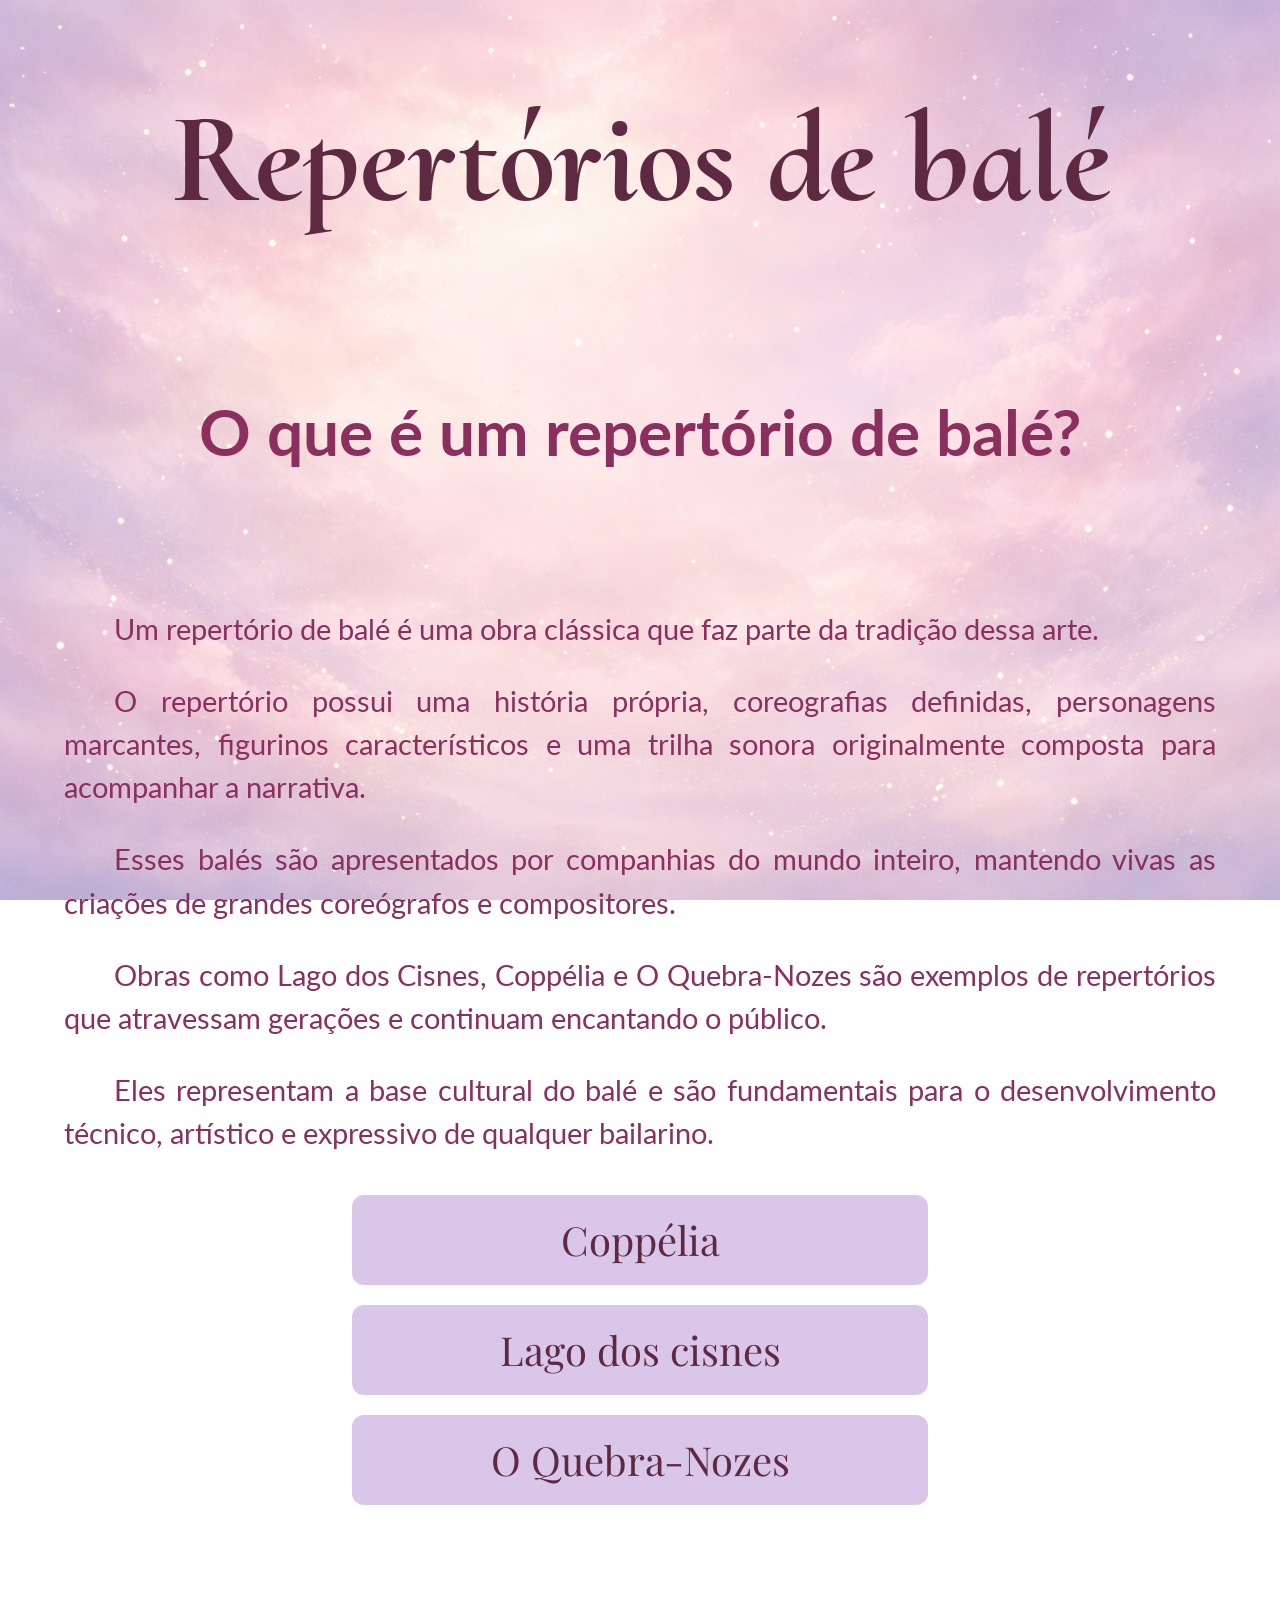
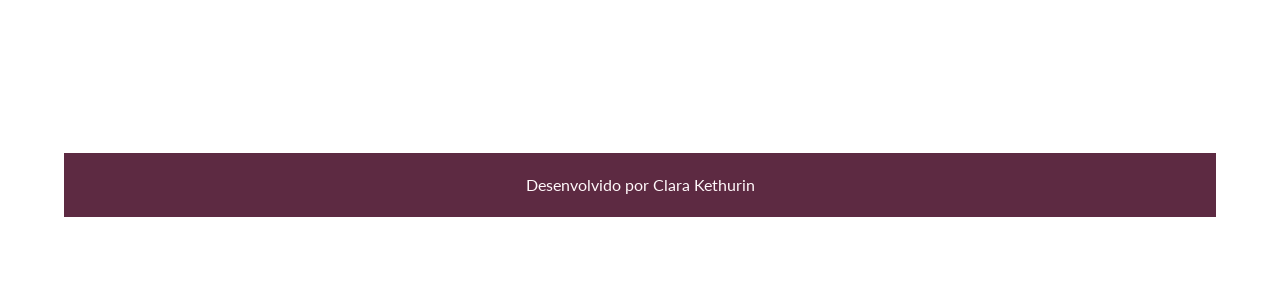
<file: index.html>
<!DOCTYPE html>
<html lang="pt-br">
<head>
    <meta charset="UTF-8">
    <meta name="viewport" content="width=device-width, initial-scale=1.0">
    <title>Repertórios</title>
    <link rel="stylesheet" href="styles.css">
</head>
<body>
    <header>
        <h1 class="tituloPrincipal">Repertórios de balé</h1>
    </header>
    <main>
         <section>
            <h2 class="tituloPergunta">O que é um repertório de balé?</h2>
            <div class="tituloPergunta__texto">
            <p>Um repertório de balé é uma obra clássica que faz parte da tradição dessa arte.</p>
            <p>O repertório possui uma história própria, coreografias definidas, personagens marcantes, figurinos característicos e uma trilha sonora originalmente composta para acompanhar a narrativa.</p> 
            <p>Esses balés são apresentados por companhias do mundo inteiro, mantendo vivas as criações de grandes coreógrafos e compositores.</p>
            <p>Obras como Lago dos Cisnes, Coppélia e O Quebra-Nozes são exemplos de repertórios que atravessam gerações e continuam encantando o público.</p>
            <p>Eles representam a base cultural do balé e são fundamentais para o desenvolvimento técnico, artístico e expressivo de qualquer bailarino.</p>
            </div>
            <div class="tituloPergunta__texto__botao">
                <a href="coppelia.html">Coppélia</a>
                <a href="lagoDosCisnes.html">Lago dos cisnes</a>
                <a href="quebraNozes.html">O Quebra-Nozes</a>
            </div>
         </section> 
    </main>
    <footer>
        <p class="rodape">Desenvolvido por Clara Kethurin</p>
    </footer>       
</body>
</html>
</file>
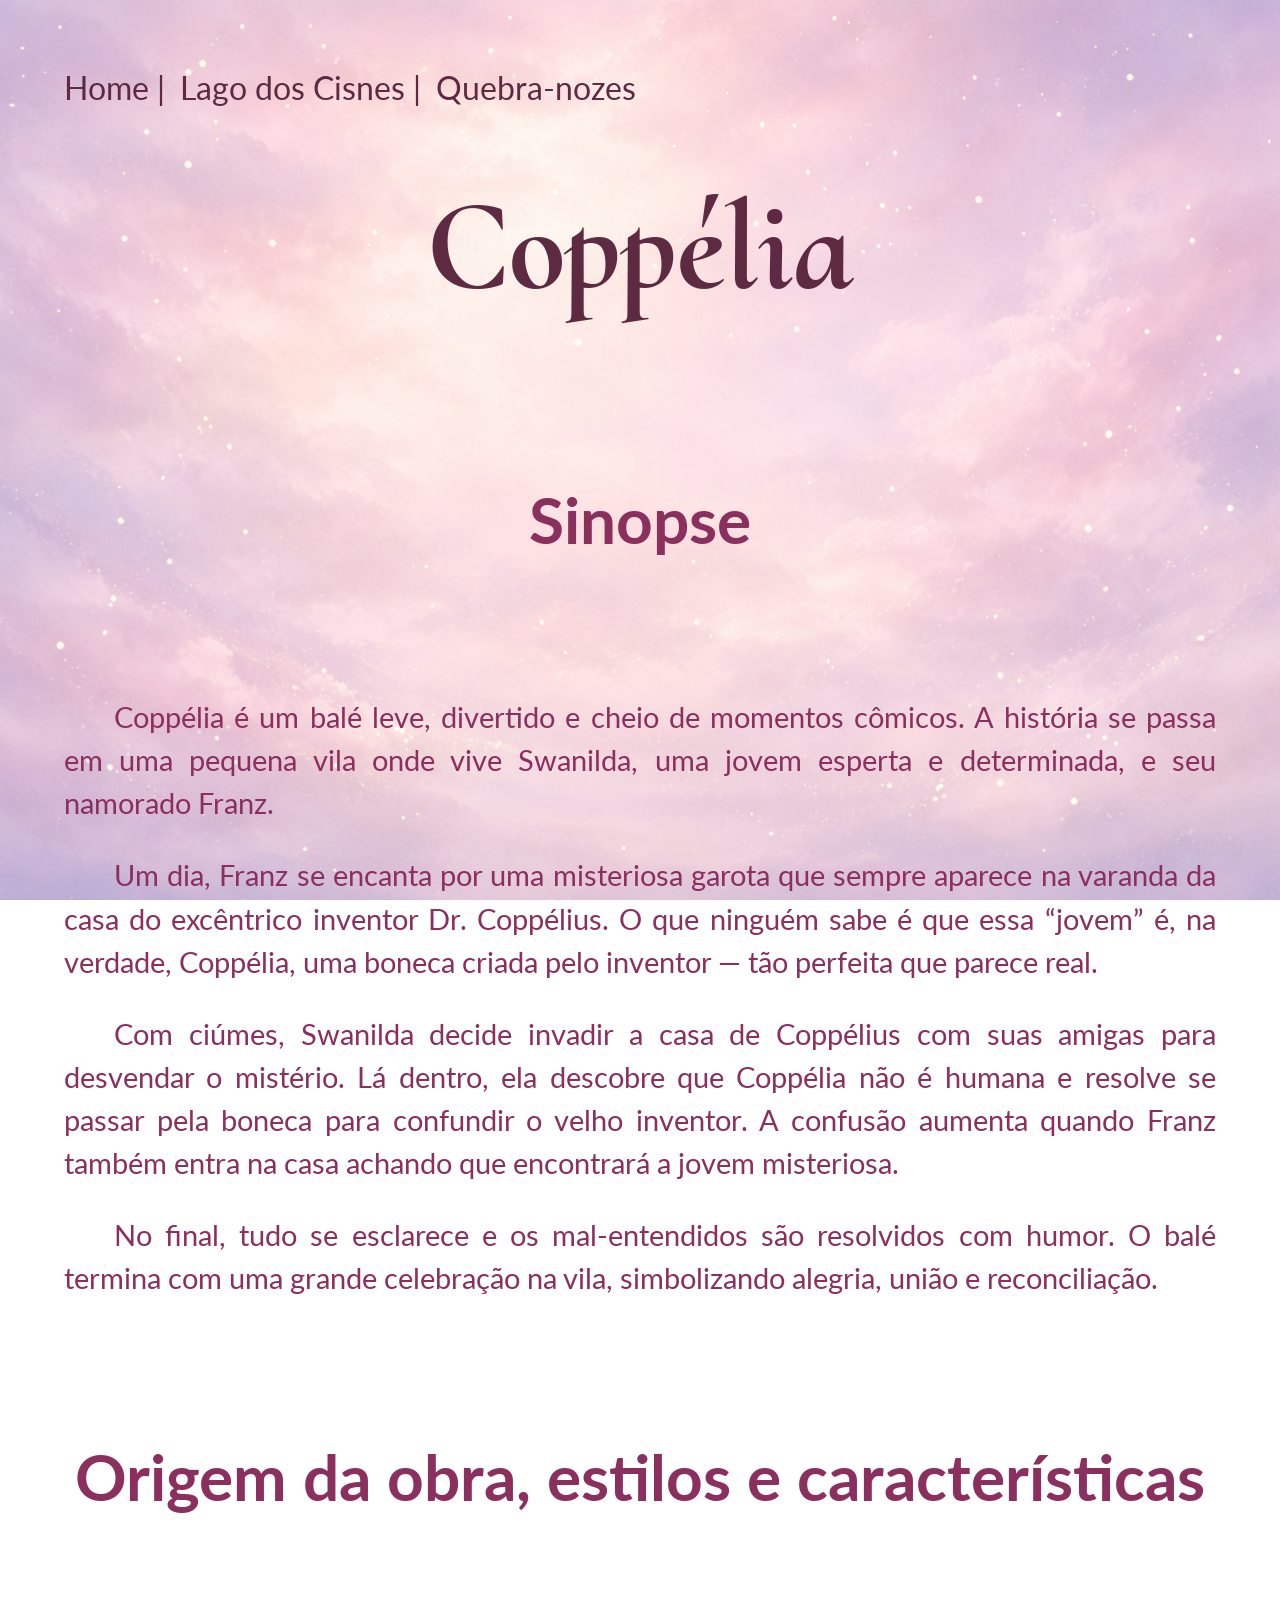
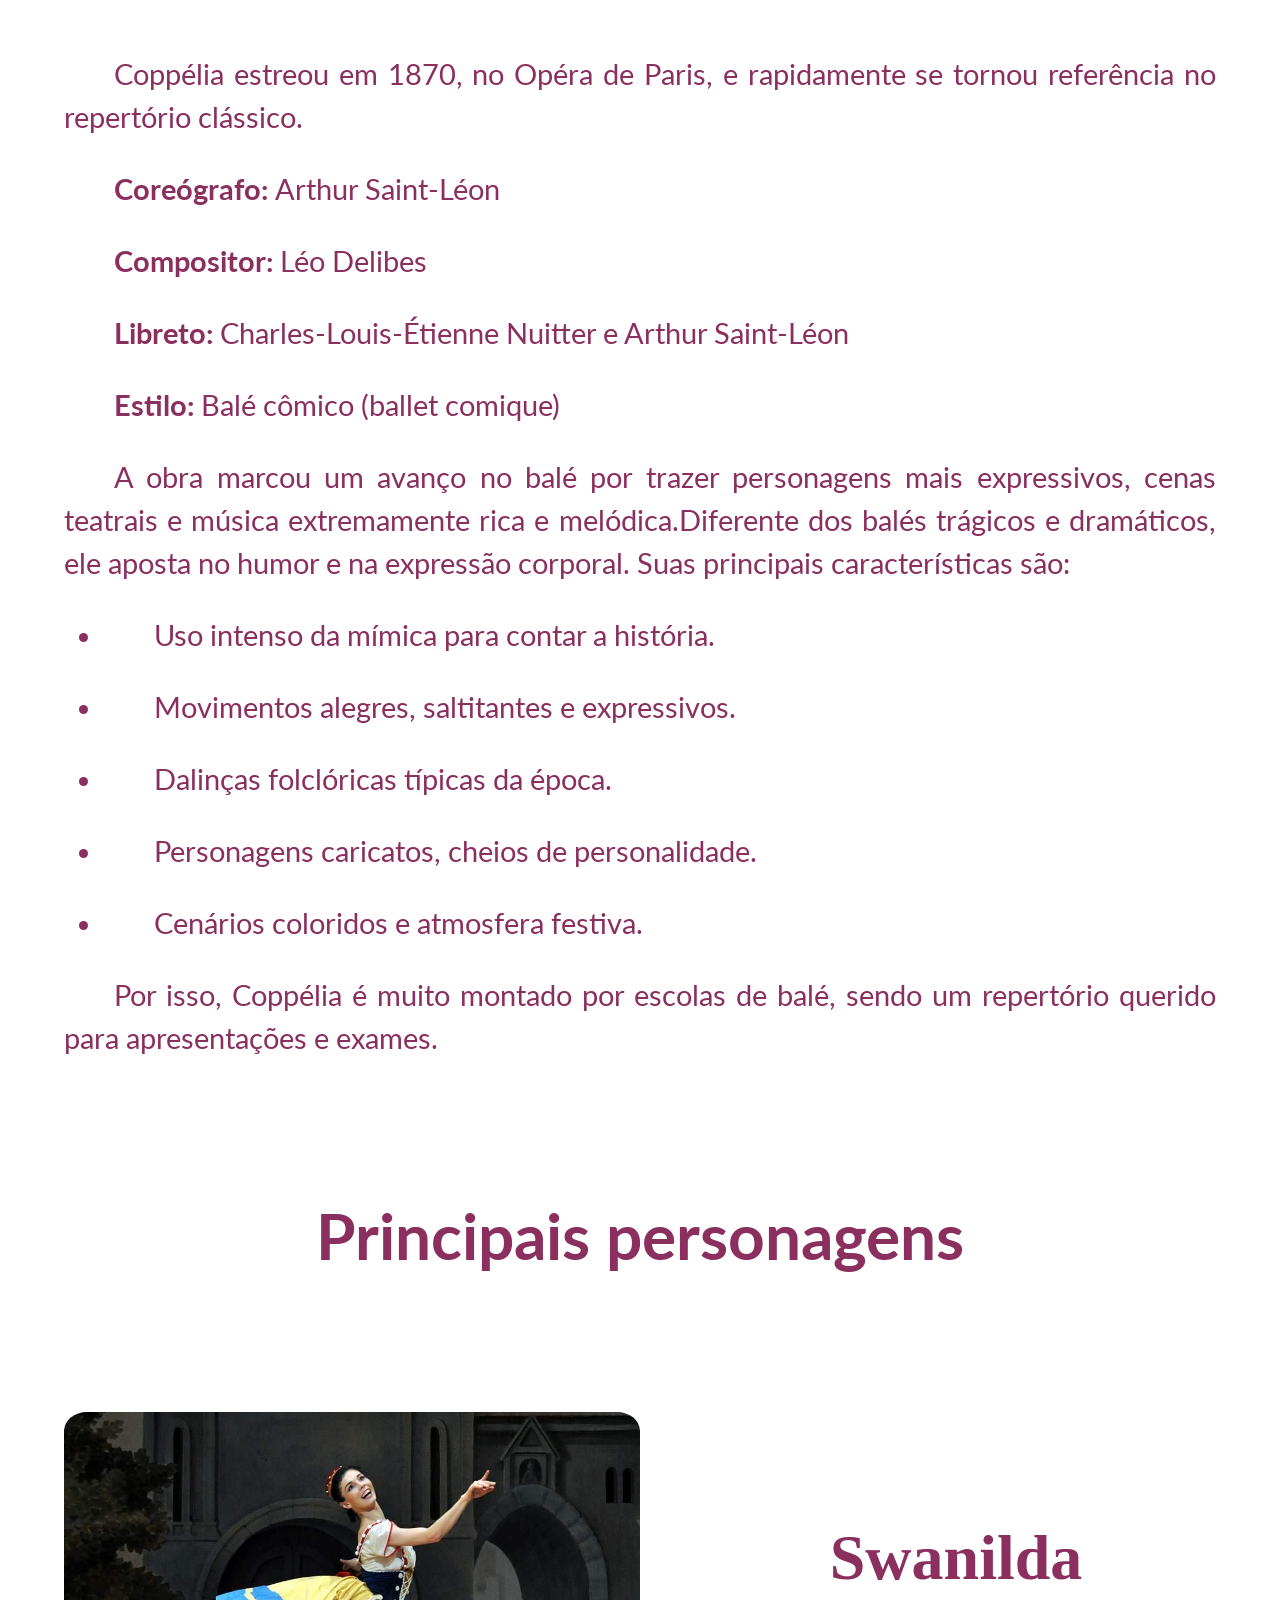
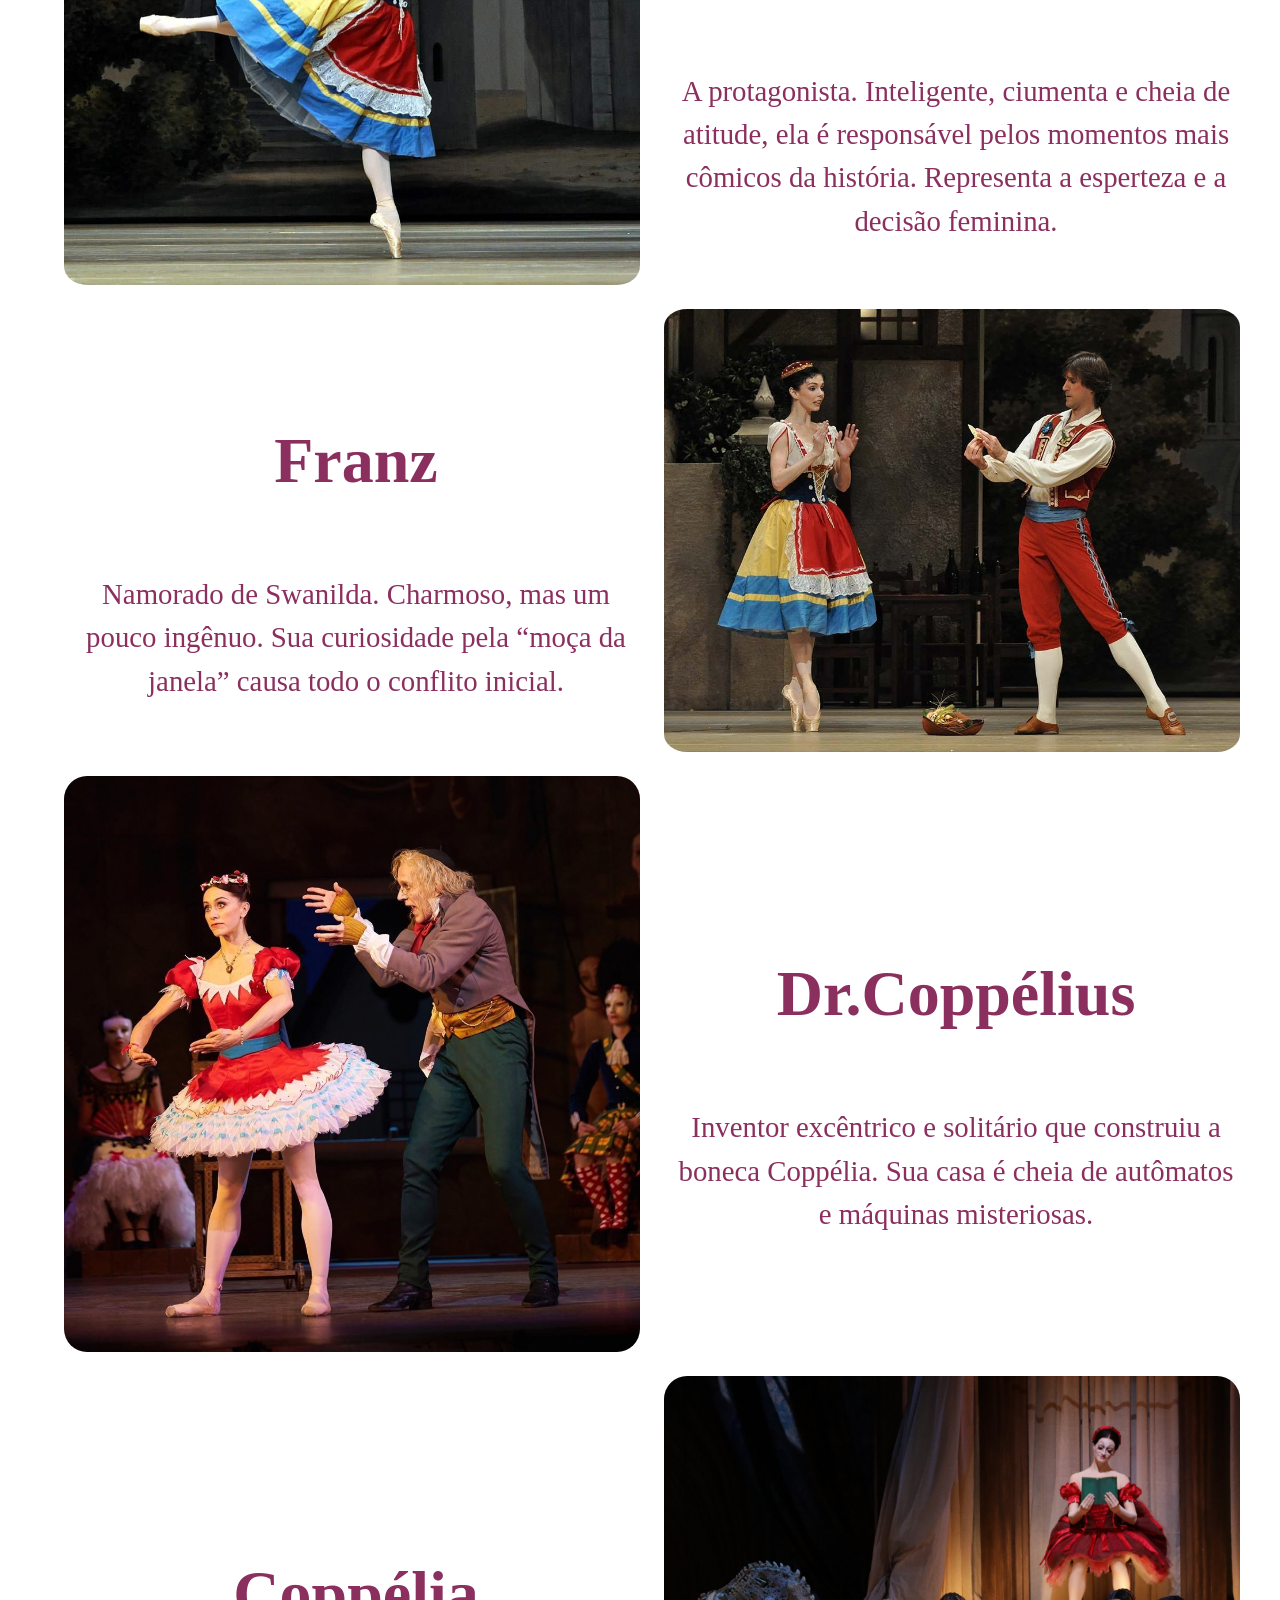
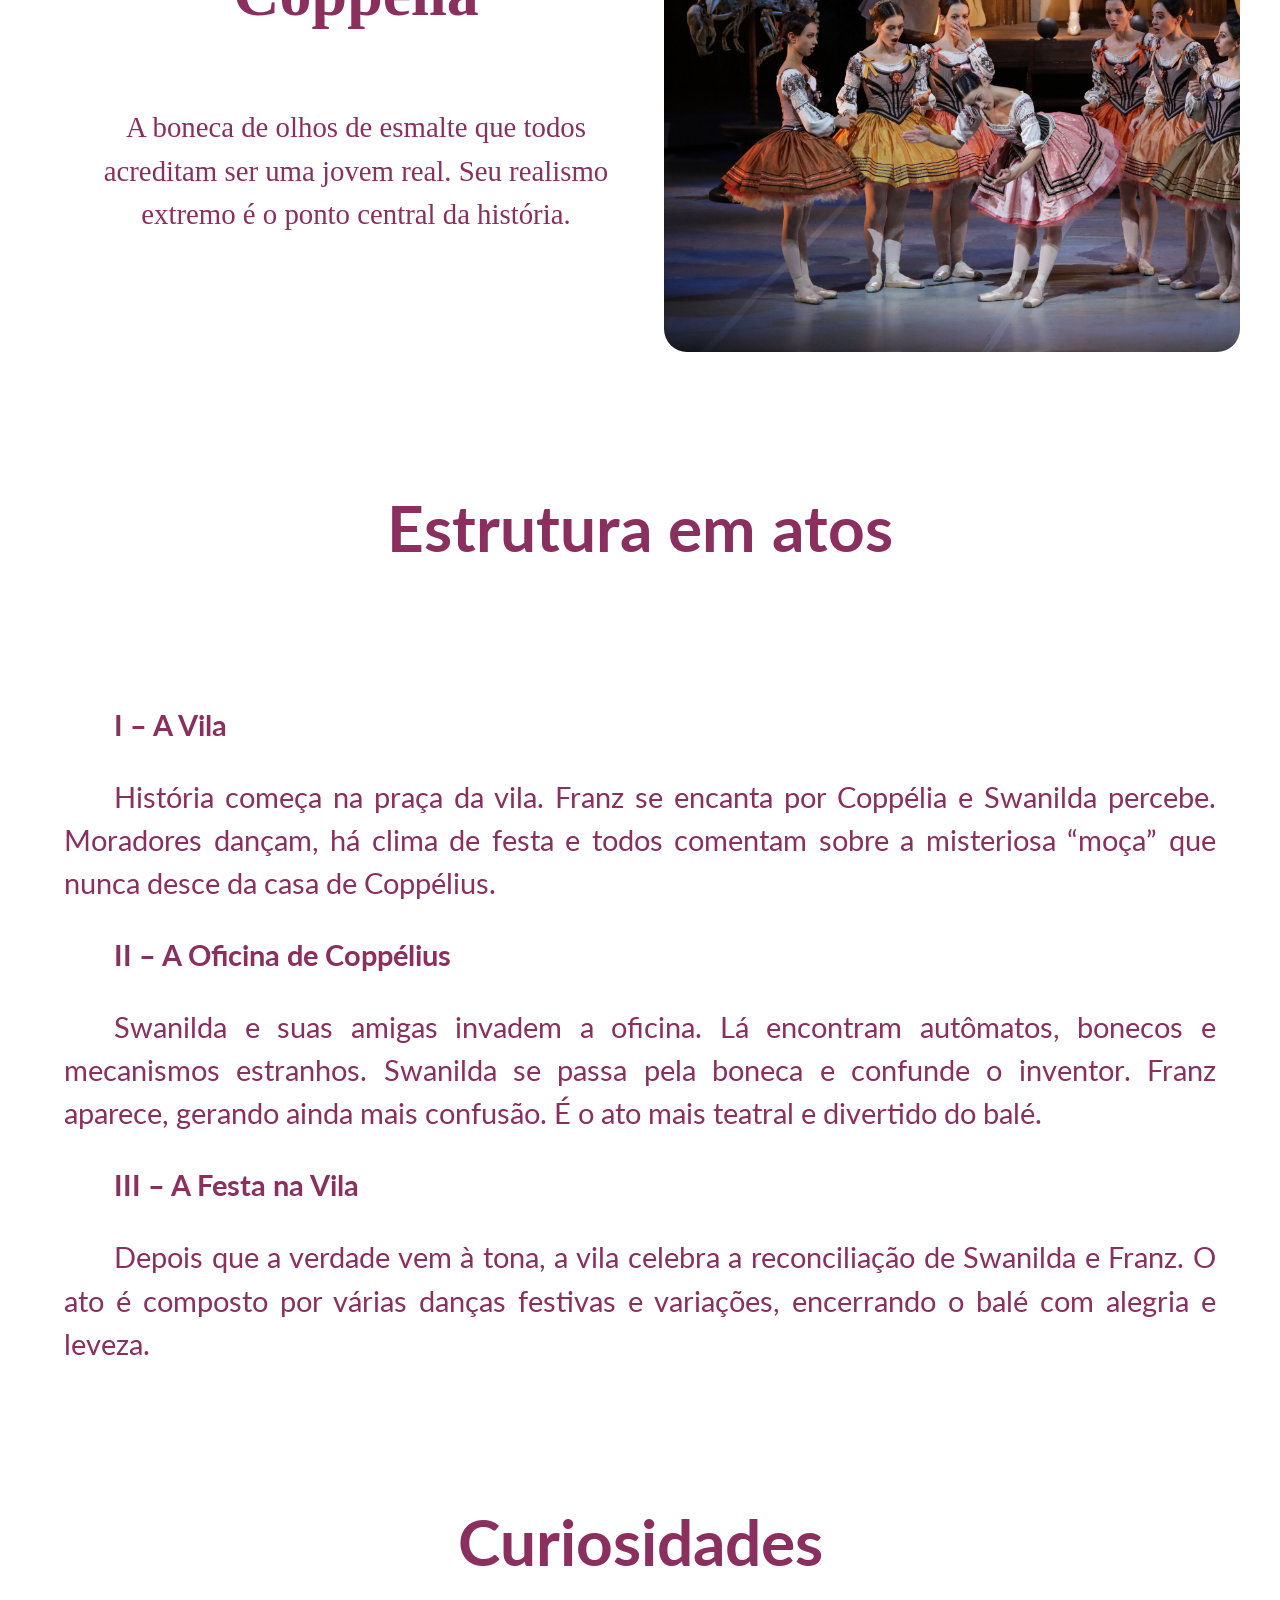
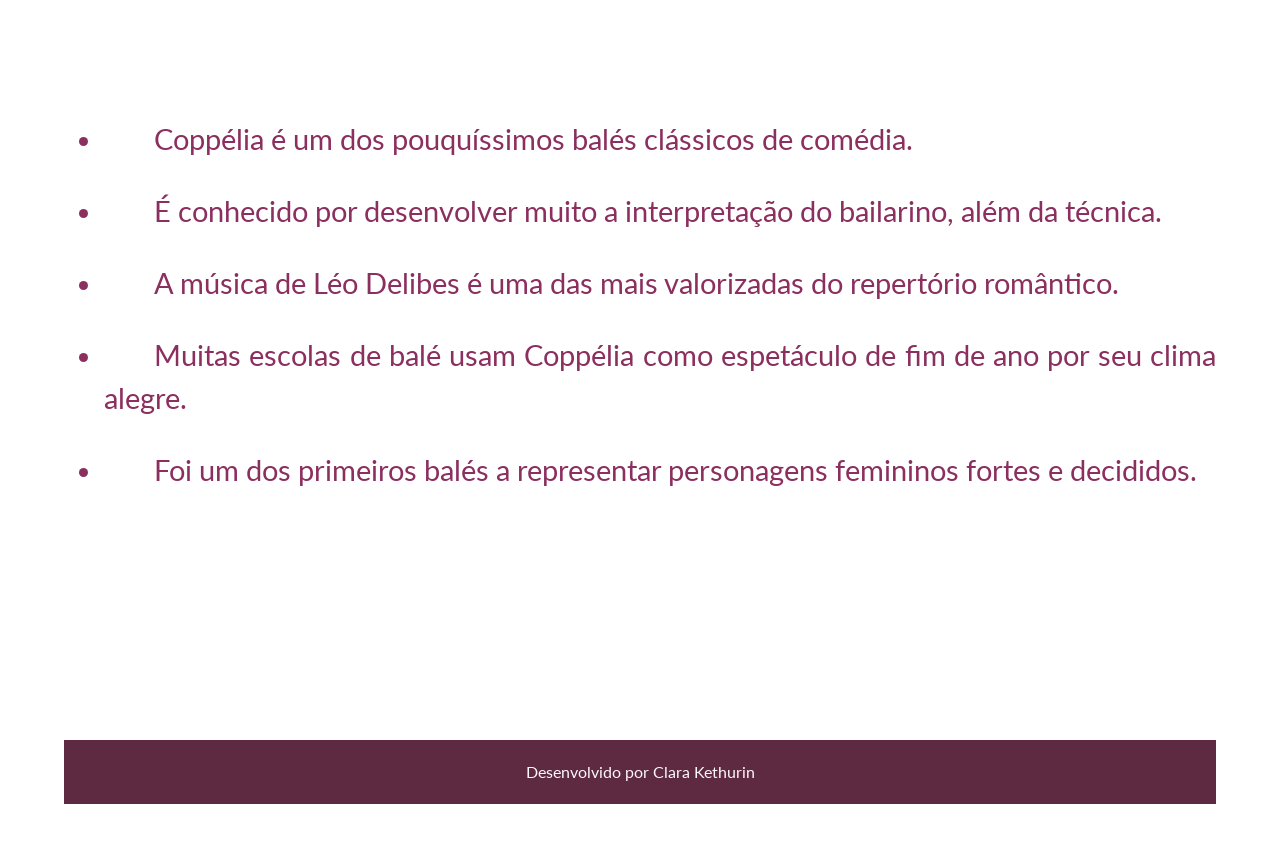
<file: coppelia.html>
<!DOCTYPE html>
<html lang="pt-br">
<head>
    <meta charset="UTF-8">
    <meta name="viewport" content="width=device-width, initial-scale=1.0">
    <title>Repertórios</title>
    <link rel="stylesheet" href="styles.css">
</head>
<body>
    <header>
        <nav class="menu">
            <a class="menu" href="index.html">Home |</a>
            <a class="menu" href="lagoDosCisnes.html">Lago dos Cisnes |</a>
            <a class="menu" href="quebraNozes.html">Quebra-nozes</a>
        </nav>
    </header>
    <main>
        <h1 class="tituloPrincipal">Coppélia</h1>
        <section>
            <h2 class="tituloPergunta">Sinopse</h2>
                <div class="tituloPergunta__texto">
                <p>Coppélia é um balé leve, divertido e cheio de momentos cômicos.
                A história se passa em uma pequena vila onde vive Swanilda, uma jovem esperta e determinada, e seu namorado Franz.</p>
                <p>Um dia, Franz se encanta por uma misteriosa garota que sempre aparece na varanda da casa do excêntrico inventor Dr. Coppélius. O que ninguém sabe é que essa “jovem” é, na verdade, Coppélia, uma boneca criada pelo inventor — tão perfeita que parece real.</p>
                 <p>Com ciúmes, Swanilda decide invadir a casa de Coppélius com suas amigas para desvendar o mistério. Lá dentro, ela descobre que Coppélia não é humana e resolve se passar pela boneca para confundir o velho inventor. A confusão aumenta quando Franz também entra na casa achando que encontrará a jovem misteriosa.</p>
                <p>No final, tudo se esclarece e os mal-entendidos são resolvidos com humor. O balé termina com uma grande celebração na vila, simbolizando alegria, união e reconciliação.</p>
                </div>
        </section>

        <section> 
            <h3 class="tituloPergunta">Origem da obra, estilos e características</h3>
                <div class="tituloPergunta__texto">
                <p>Coppélia estreou em 1870, no Opéra de Paris, e rapidamente se tornou referência no repertório clássico.</p>
                <p><strong>Coreógrafo: </strong> Arthur Saint-Léon</p>
                <p><strong>Compositor: </strong>Léo Delibes</p>
                <p><strong>Libreto: </strong>Charles-Louis-Étienne Nuitter e Arthur Saint-Léon</p>
                <p><strong>Estilo: </strong>Balé cômico (ballet comique)</p>
                <p>A obra marcou um avanço no balé por trazer personagens mais expressivos, cenas teatrais e música extremamente rica e melódica.Diferente dos balés trágicos e dramáticos, ele aposta no humor e na expressão corporal. Suas principais características são:</p>
                    <ul>
                        <p><li>Uso intenso da mímica para contar a história.</li></p>
                        <p><li>Movimentos alegres, saltitantes e expressivos.</li></p>
                        <p><li>Dalinças folclóricas típicas da época.</li></p>
                        <p><li>Personagens caricatos, cheios de personalidade.</li></p>
                        <p><li>Cenários coloridos e atmosfera festiva.</li></p>
                    </ul>    
                <p>Por isso, Coppélia é muito montado por escolas de balé, sendo um repertório querido para apresentações e exames.</p>
                </div>
        </section>
         
        <section>
            <h4 class="tituloPergunta">Principais personagens</h4>
            <div class="personagem">
                <img src="img/1.jpg" class="img-1" alt="Swanilda">
                <div class="personagem__texto"> 
                    <p class="nome-personagem"><strong>Swanilda</strong></p>
                    <p>A protagonista. Inteligente, ciumenta e cheia de atitude, ela é responsável pelos momentos mais cômicos da história. Representa a esperteza e a decisão feminina.</p>
                </div>
            </div>
            <div class="personagem">  
                <div  class="personagem__texto">
                    <p class="nome-personagem"><strong>Franz</strong></p>
                    <p>Namorado de Swanilda. Charmoso, mas um pouco ingênuo. Sua curiosidade pela “moça da janela” causa todo o conflito inicial.</p>                </div>
                <img src="img/2.jpg" class="img-1" alt="franz">
            </div>
            <div class="personagem">
                <img src="img/4.jpg" class="img-1" alt="inventor">
                <div class="personagem__texto">
                    <p class="nome-personagem"><strong>Dr.Coppélius</strong></p>
                    <p>Inventor excêntrico e solitário que construiu a boneca Coppélia. Sua casa é cheia de autômatos e máquinas misteriosas.</p>
                </div>
            </div>   
            <div class="personagem">
                <div class="personagem__texto">
                    <p class="nome-personagem"><strong>Coppélia</strong></p>
                    <p>A boneca de olhos de esmalte que todos acreditam ser uma jovem real. Seu realismo extremo é o ponto central da história.</p>
                </div>
                <img src="img/5.jpg" class="img-1" alt="boneca">
            </div>    
        </section>

        <section>
            <h5 class="tituloPergunta">Estrutura em atos</h5>
                <div class="tituloPergunta__texto">    
                <p><strong>I – A Vila</strong></p>
                <p>História começa na praça da vila. Franz se encanta por Coppélia e Swanilda percebe. Moradores dançam, há clima de festa e todos comentam sobre a misteriosa “moça” que nunca desce da casa de Coppélius.</p> 
                    
                <p><strong>II – A Oficina de Coppélius</strong></p>
                <p>Swanilda e suas amigas invadem a oficina. Lá encontram autômatos, bonecos e mecanismos estranhos. Swanilda se passa pela boneca e confunde o inventor. Franz aparece, gerando ainda mais confusão. É o ato mais teatral e divertido do balé.</p>
                
                <p><strong>III – A Festa na Vila</strong></p>
                <p>Depois que a verdade vem à tona, a vila celebra a reconciliação de Swanilda e Franz. O ato é composto por várias danças festivas e variações, encerrando o balé com alegria e leveza.</p>
                </div> 
        </section>
              
        <section>
            <h6 class="tituloPergunta">Curiosidades</h6>
            <div class="tituloPergunta__texto">
                <ul>
                    <p><li>Coppélia é um dos pouquíssimos balés clássicos de comédia.</li></p>
                    <p><li>É conhecido por desenvolver muito a interpretação do bailarino, além da técnica.</li></p>
                    <p><li>A música de Léo Delibes é uma das mais valorizadas do repertório romântico.</li></p>
                    <p><li>Muitas escolas de balé usam Coppélia como espetáculo de fim de ano por seu clima alegre.</li></p>
                    <p><li>Foi um dos primeiros balés a representar personagens femininos fortes e decididos.</li></p>
                </ul>
            </div>
        </section>    
    </main>
    <footer>
        <p class="rodape">Desenvolvido por Clara Kethurin</p>
    </footer> 
</body>
</html>
</file>
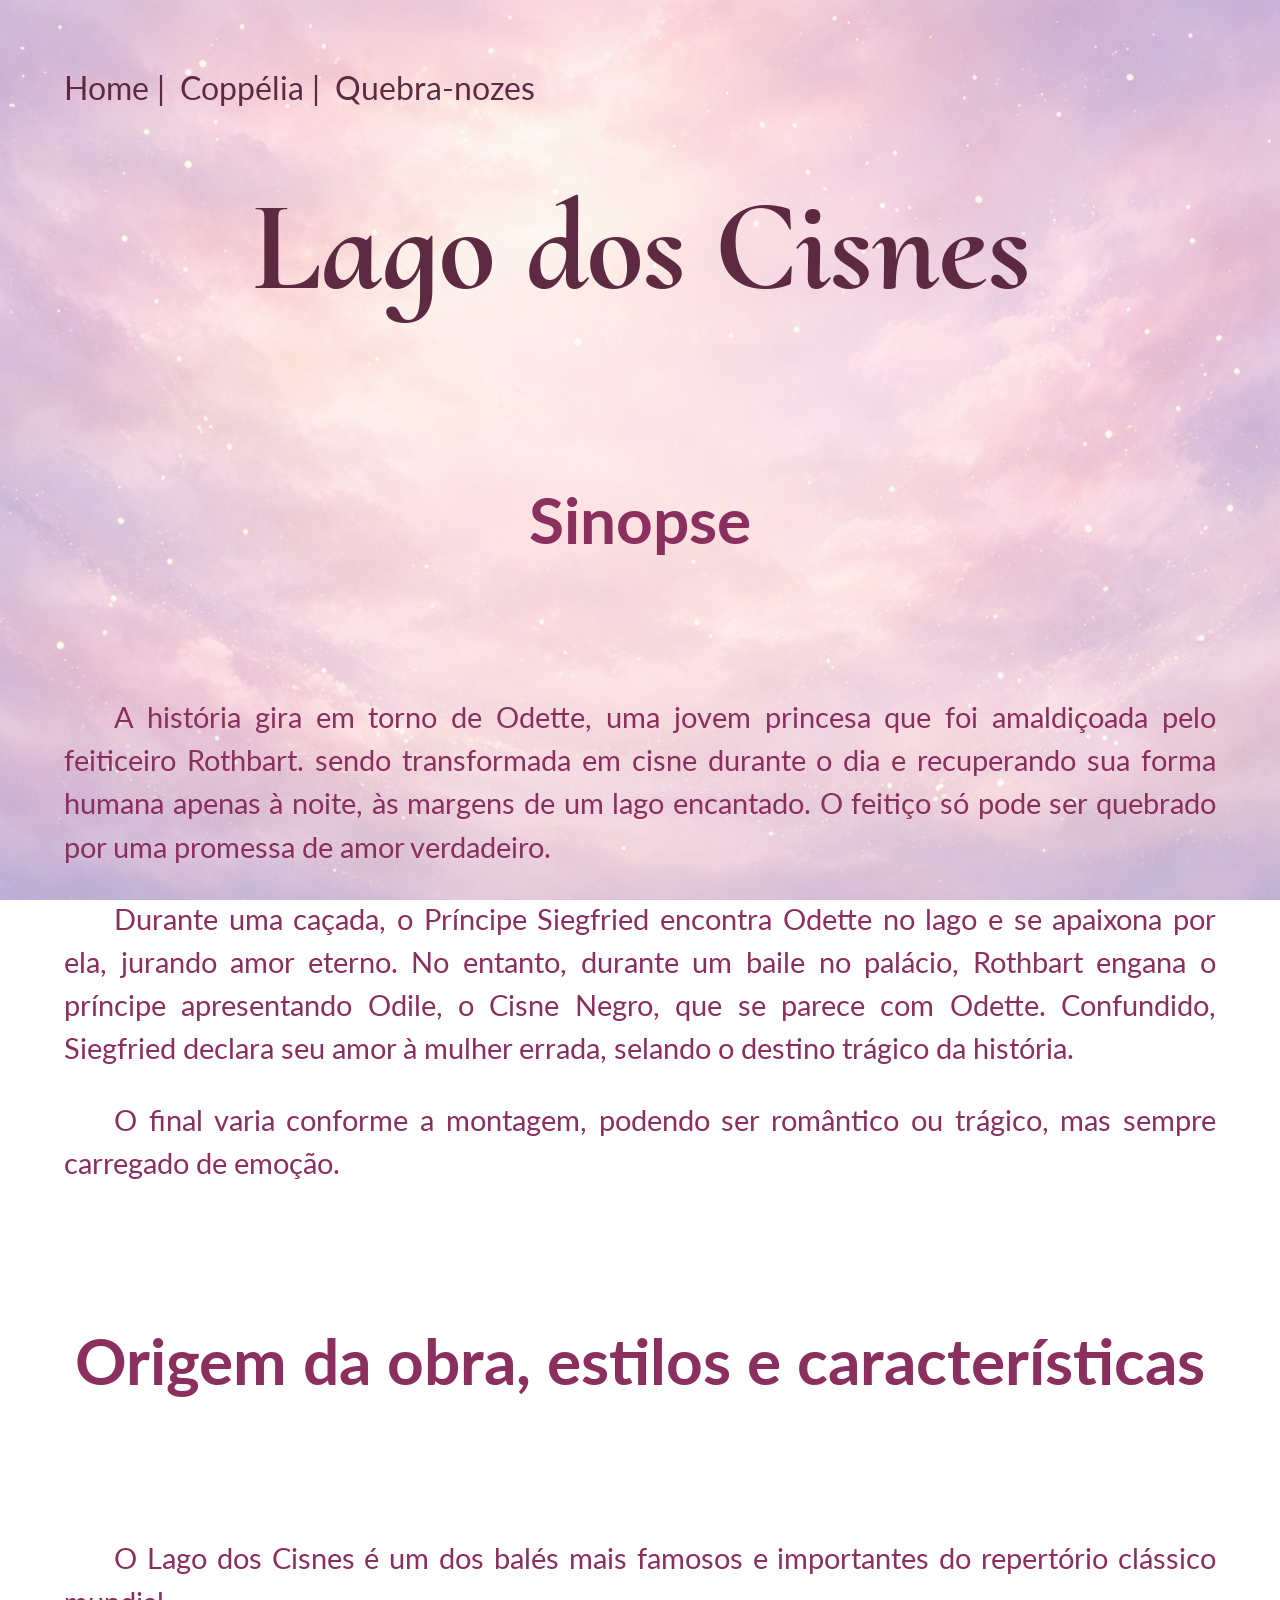
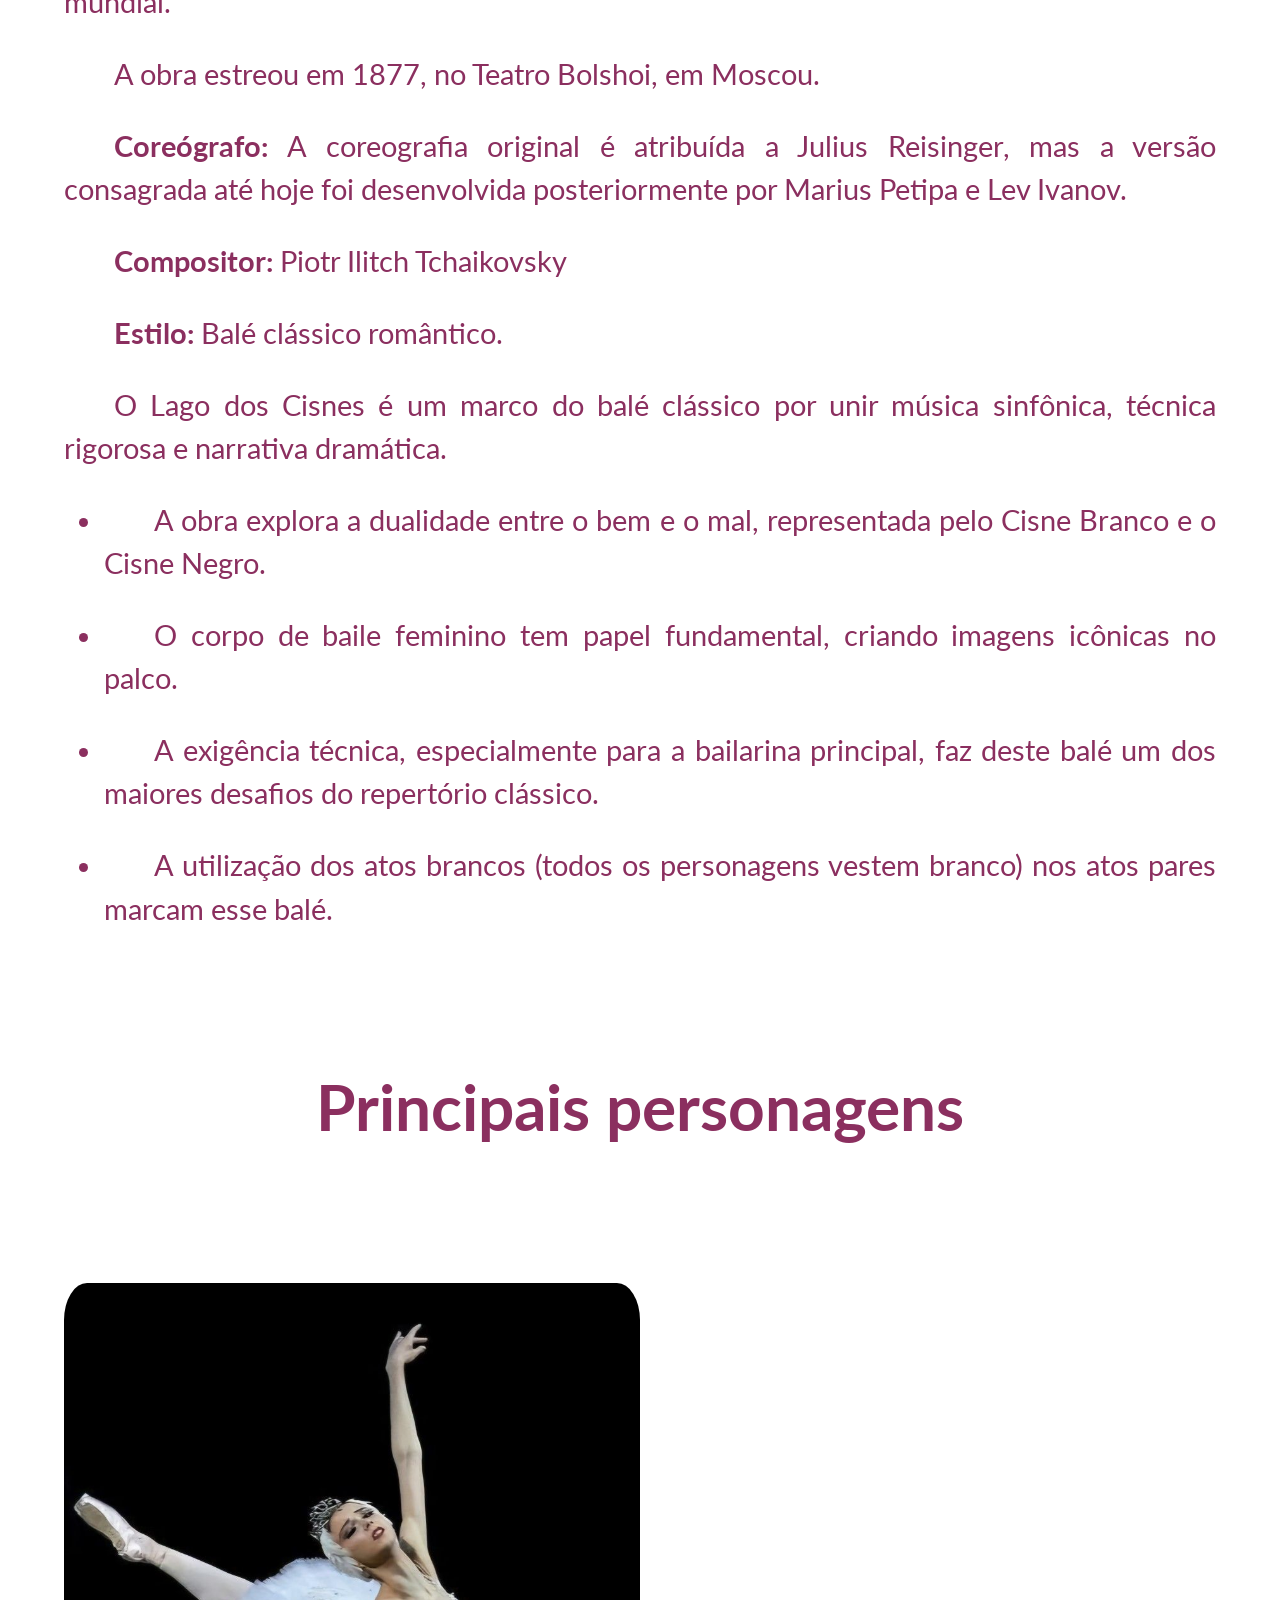
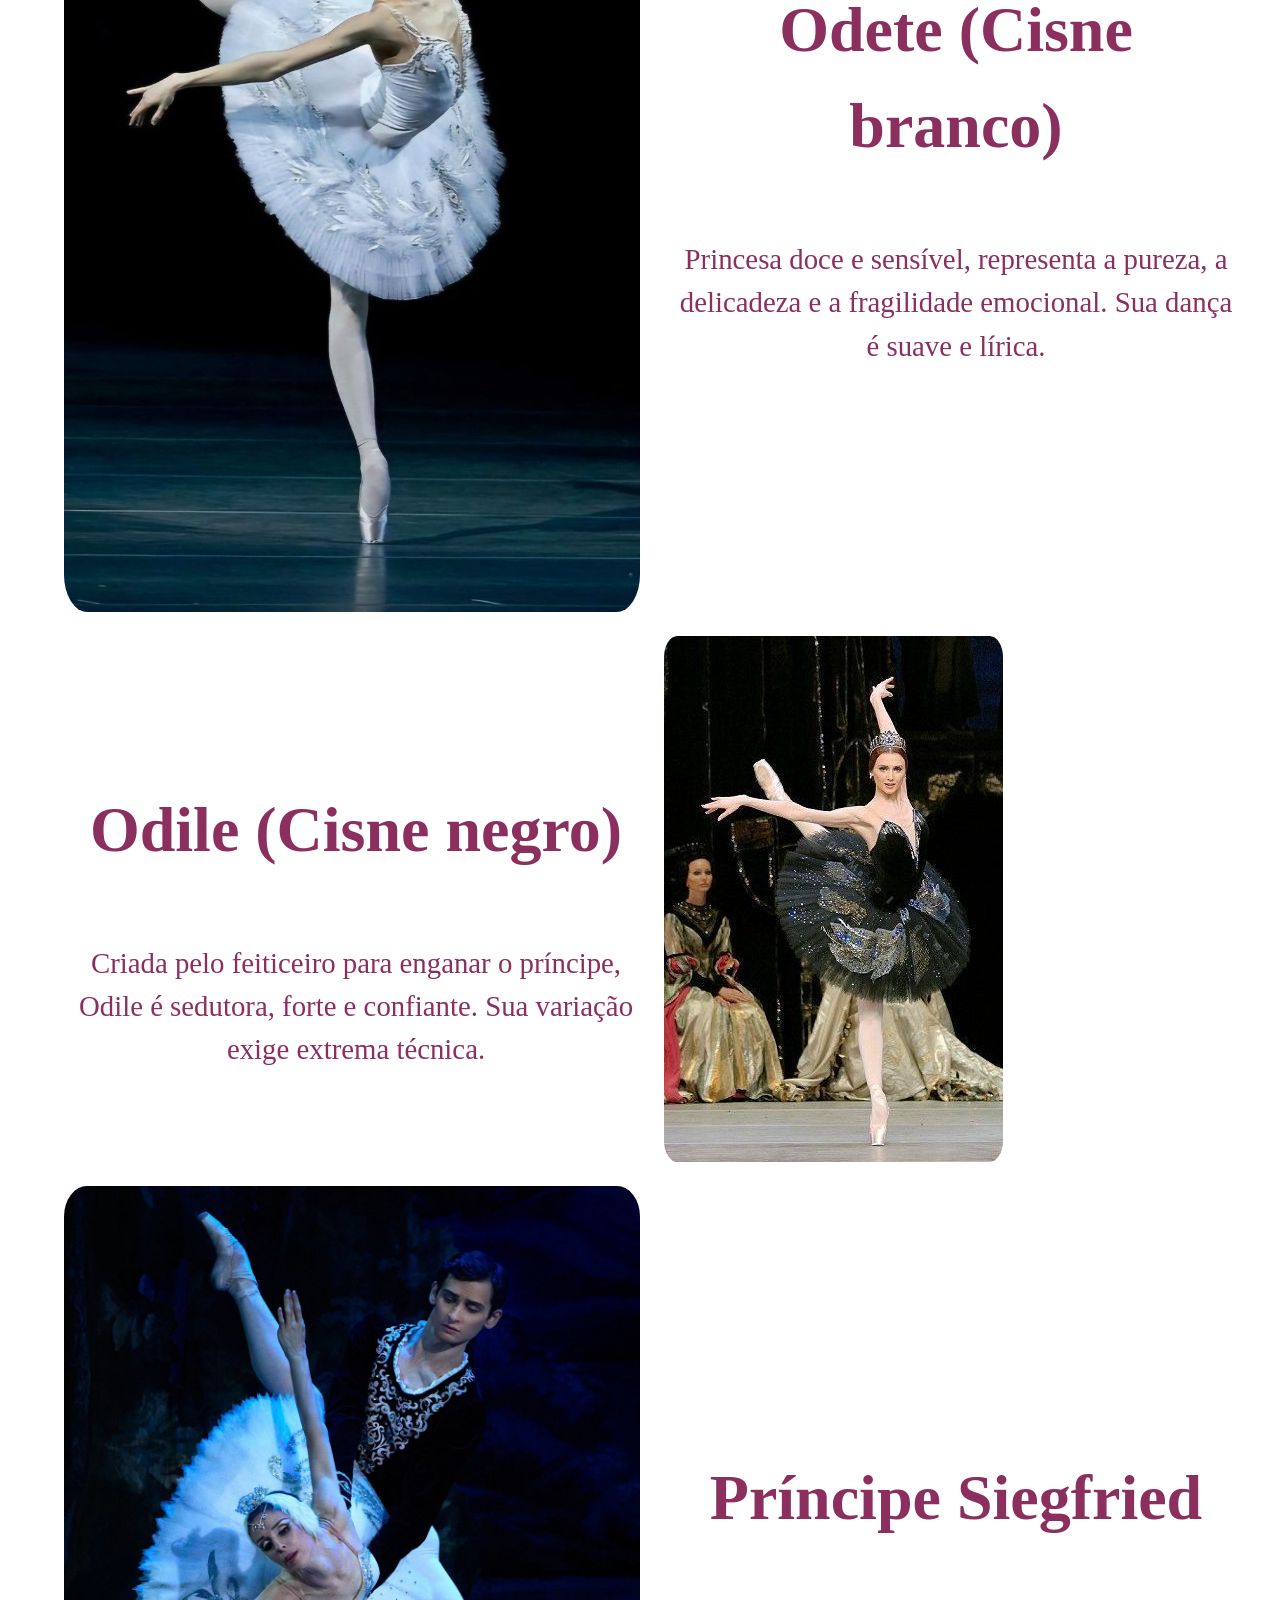
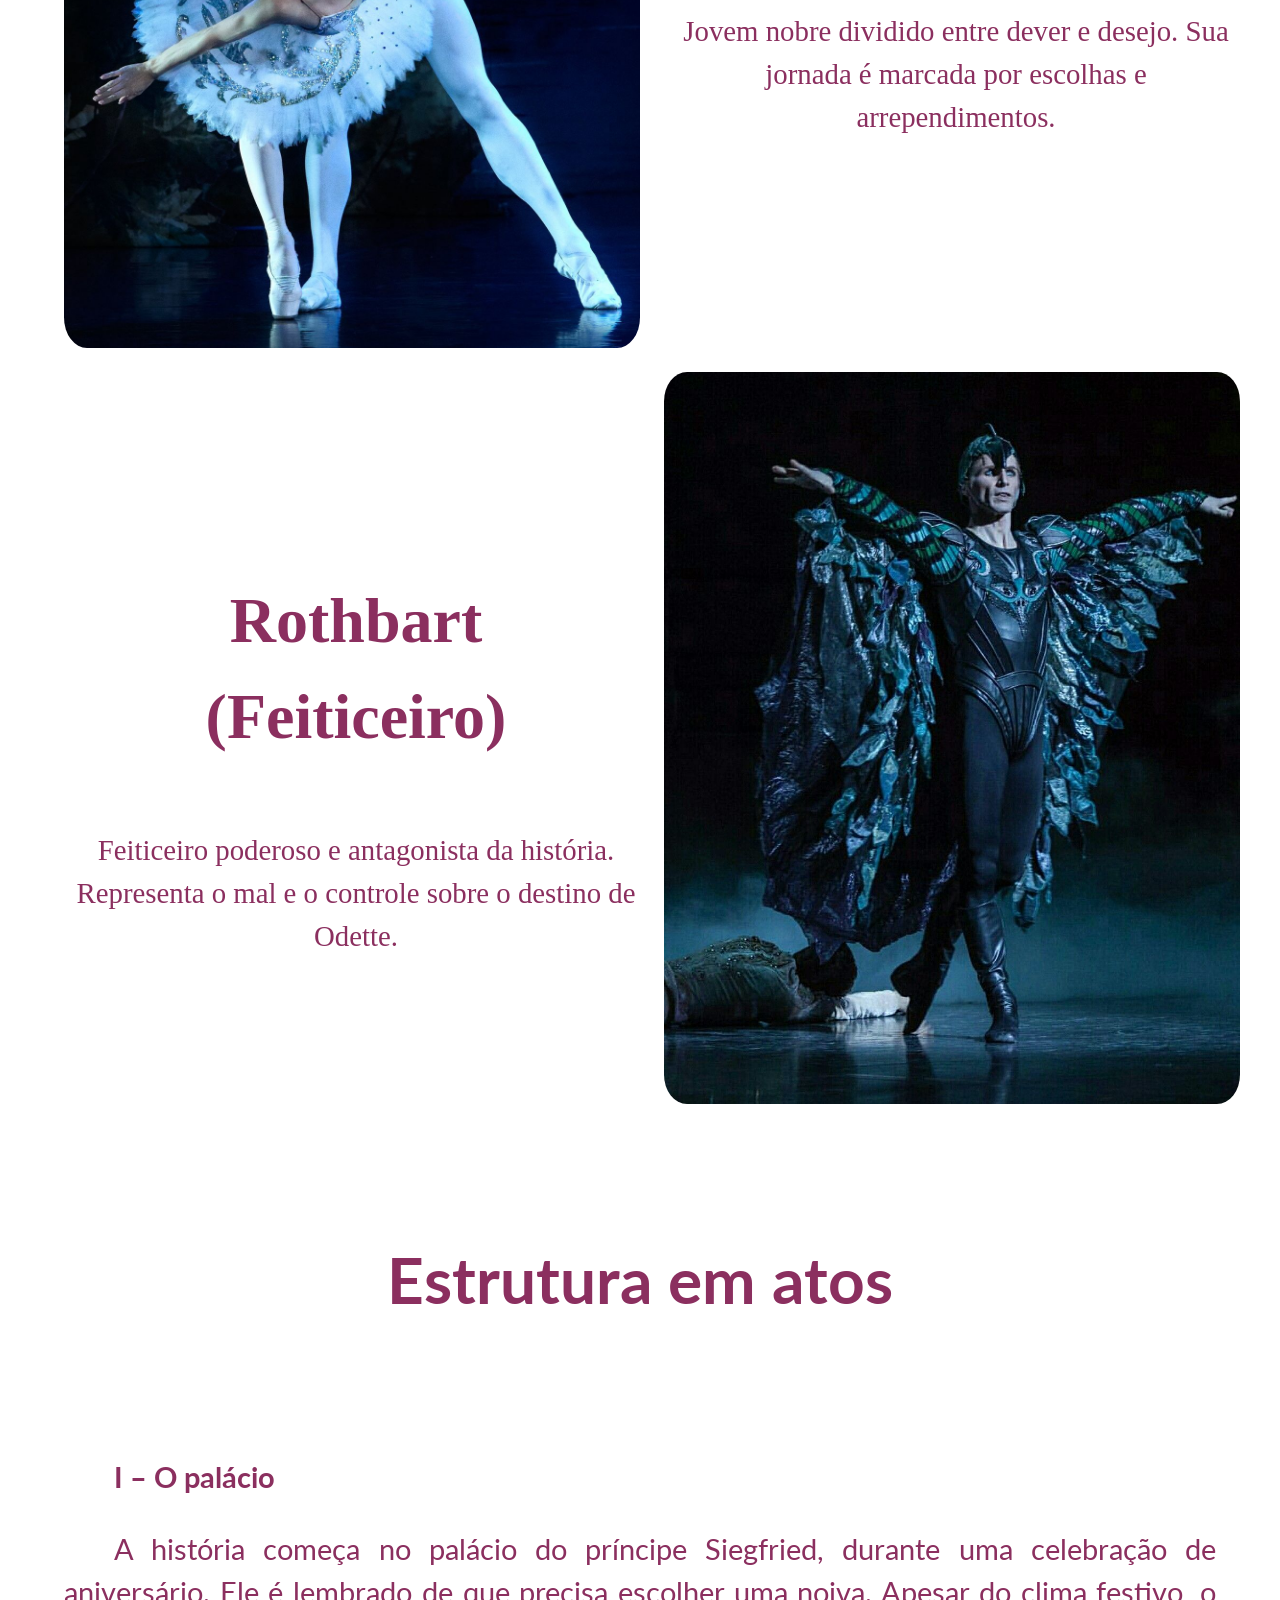
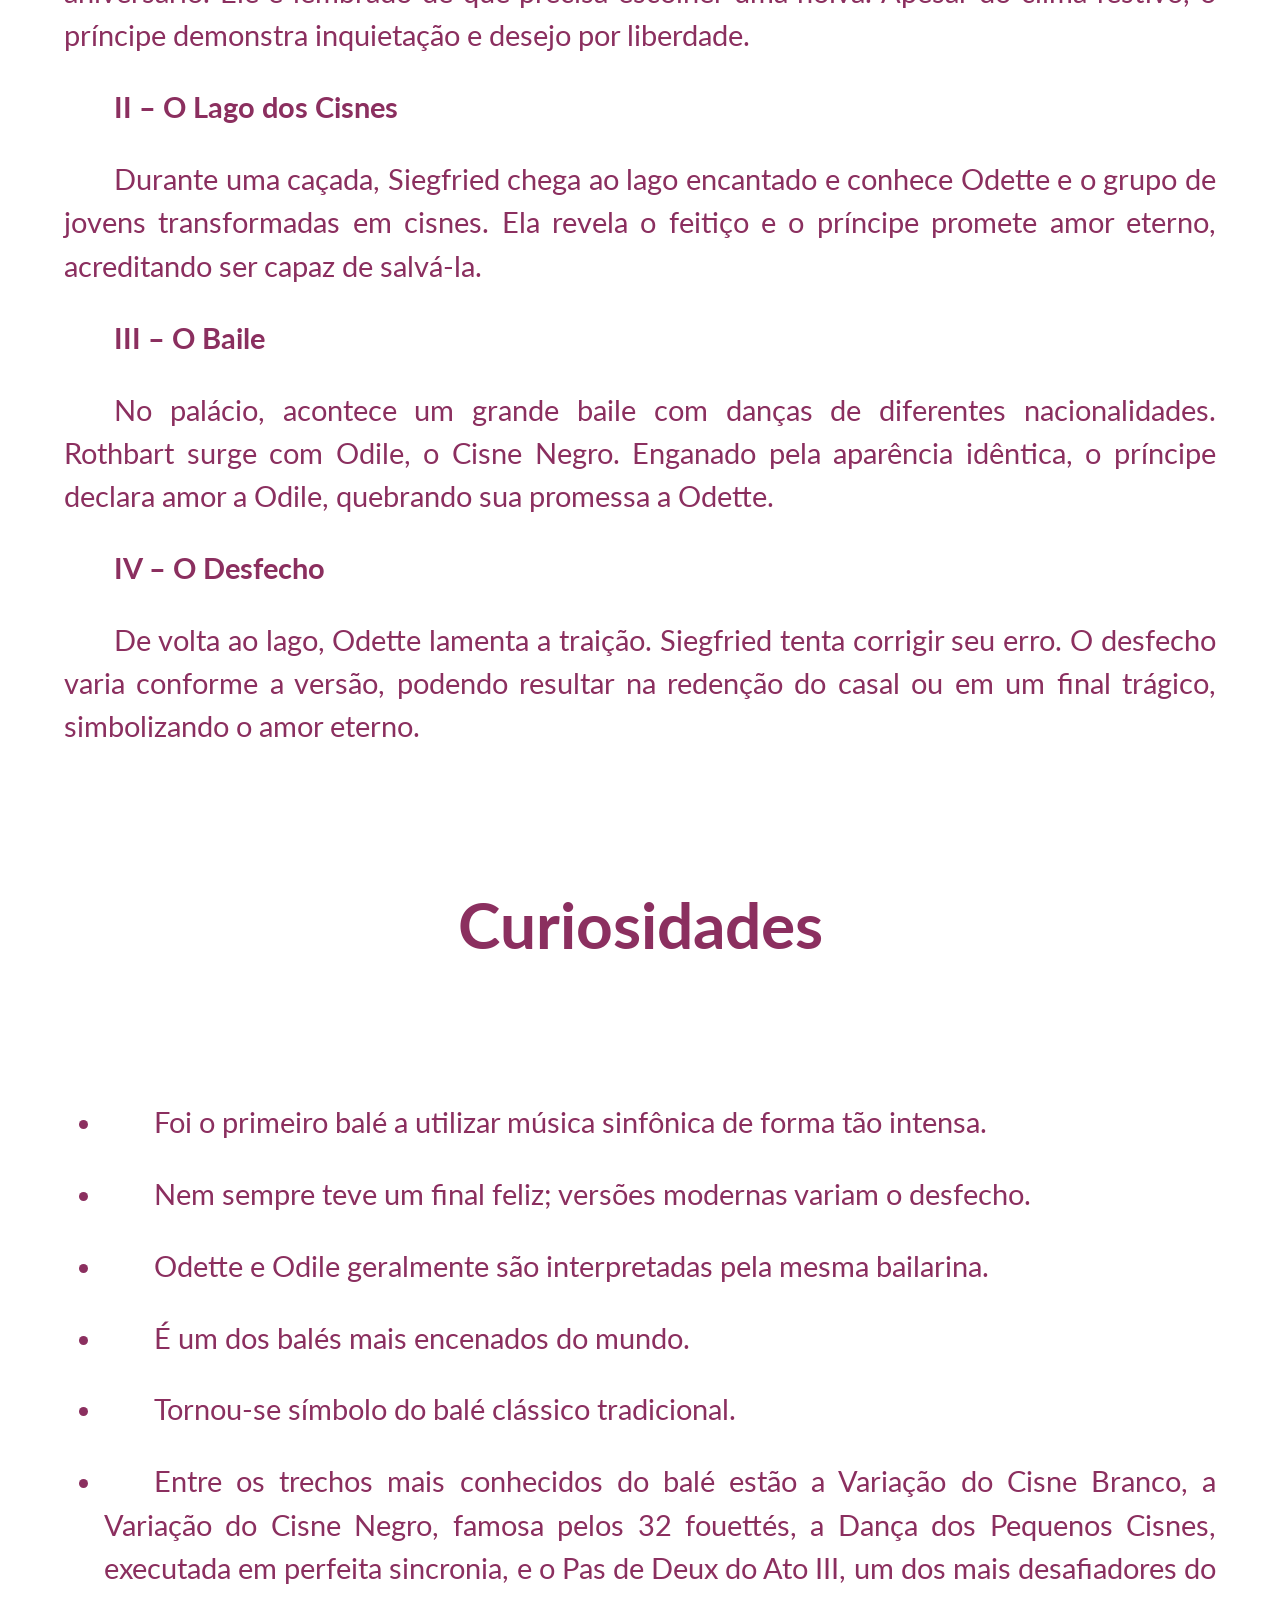
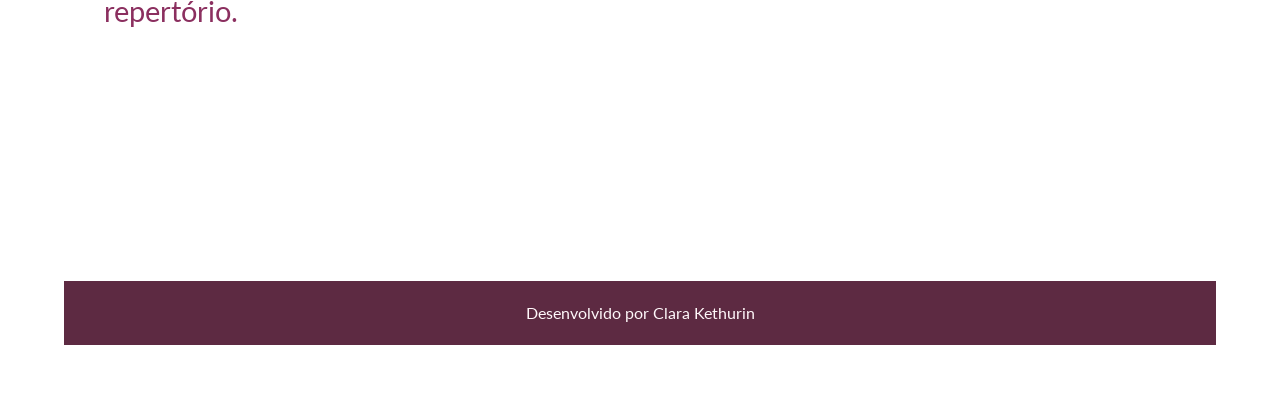
<file: lagoDosCisnes.html>
<!DOCTYPE html>
<html lang="pt-br">
<head>
    <meta charset="UTF-8">
    <meta name="viewport" content="width=device-width, initial-scale=1.0">
    <title>Repertórios</title>
    <link rel="stylesheet" href="styles.css">
</head>
<body>
    <header>
        <nav class="menu">
            <a class="menu" href="index.html">Home |</a>
            <a class="menu" href="coppelia.html">Coppélia |</a>
            <a class="menu" href="quebraNozes.html">Quebra-nozes</a>
        </nav>
    </header>
    <main>
        <h1 class="tituloPrincipal">Lago dos Cisnes</h1>
            
        <section>
            <h2 class="tituloPergunta">Sinopse</h2>
            <div class="tituloPergunta__texto">
                <p>A história gira em torno de Odette, uma jovem princesa que foi amaldiçoada pelo feiticeiro Rothbart. sendo transformada em cisne durante o dia e recuperando sua forma humana apenas à noite, às margens de um lago encantado. O feitiço só pode ser quebrado por uma promessa de amor verdadeiro.</p>
                <p>Durante uma caçada, o Príncipe Siegfried encontra Odette no lago e se apaixona por ela, jurando amor eterno. No entanto, durante um baile no palácio, Rothbart engana o príncipe apresentando Odile, o Cisne Negro, que se parece com Odette. Confundido, Siegfried declara seu amor à mulher errada, selando o destino trágico da história.</p>
                <p>O final varia conforme a montagem, podendo ser romântico ou trágico, mas sempre carregado de emoção.</p>
            </div>
        </section>

        <section>
            <h3 class="tituloPergunta">Origem da obra, estilos e características</h3>
            <div class="tituloPergunta__texto">
                <p>O Lago dos Cisnes é um dos balés mais famosos e importantes do repertório clássico mundial.</p>
                <p>A obra estreou em 1877, no Teatro Bolshoi, em Moscou.</p>
                <p><strong>Coreógrafo: </strong>A coreografia original é atribuída a Julius Reisinger, mas a versão consagrada até hoje foi desenvolvida posteriormente por Marius Petipa e Lev Ivanov.</p>
                <p><strong>Compositor: </strong>Piotr Ilitch Tchaikovsky</p>
                <p><strong>Estilo: </strong>Balé clássico romântico.</p>
                <p>O Lago dos Cisnes é um marco do balé clássico por unir música sinfônica, técnica rigorosa e narrativa dramática.</p>
                <ul>
                    <p><li>A obra explora a dualidade entre o bem e o mal, representada pelo Cisne Branco e o Cisne Negro.</li></p>
                    <p><li>O corpo de baile feminino tem papel fundamental, criando imagens icônicas no palco.</li></p>
                    <p><li>A exigência técnica, especialmente para a bailarina principal, faz deste balé um dos maiores desafios do repertório clássico.</li></p>
                    <p><li>A utilização dos atos brancos (todos os personagens vestem branco) nos atos pares marcam esse balé.</li></p>
                </ul>
            </div>     
        </section>
            
        <section>
            <h4 class="tituloPergunta">Principais personagens</h4>
            <div class="personagem">
                <img src="img/11.jpg" class="img-1" alt="odete">
                <div class="personagem__texto">
                    <p class="nome-personagem"><strong>Odete (Cisne branco)</strong></p>
                    <p>Princesa doce e sensível, representa a pureza, a delicadeza e a fragilidade emocional. Sua dança é suave e lírica.</p>
                </div>
            </div>
            <div class="personagem">
                <div class="personagem__texto">
                    <p class="nome-personagem"><strong>Odile (Cisne negro)</strong></p>
                    <p>Criada pelo feiticeiro para enganar o príncipe, Odile é sedutora, forte e confiante. Sua variação exige extrema técnica.</p>
                </div>
                <img src="img/8.jpg" class="img-1" alt="odile">
            </div> 
            <div class="personagem">
                <img src="img/9.jpg" class="img-1" alt="Príncipe">
                <div class="personagem__texto">
                    <p class="nome-personagem"><strong>Príncipe Siegfried</strong></p>
                    <p>Jovem nobre dividido entre dever e desejo. Sua jornada é marcada por escolhas e arrependimentos.</p>
                </div>
            </div>
            <div class="personagem">
                <div class="personagem__texto">
                    <p class="nome-personagem"><strong>Rothbart (Feiticeiro)</strong></p>
                    <p>Feiticeiro poderoso e antagonista da história. Representa o mal e o controle sobre o destino de Odette.</p>
                </div>
                <img src="img/10.jpg" class="img-1" alt="Feiticeiro">
            </div>
        </section>

        <section>
            <h5 class="tituloPergunta">Estrutura em atos</h5>
                <div class="tituloPergunta__texto">    
                <p><strong>I – O palácio</strong></p>
                <p>A história começa no palácio do príncipe Siegfried, durante uma celebração de aniversário. Ele é lembrado de que precisa escolher uma noiva. Apesar do clima festivo, o príncipe demonstra inquietação e desejo por liberdade.</p>
                <p><strong>II – O Lago dos Cisnes</strong></p>
                <p>Durante uma caçada, Siegfried chega ao lago encantado e conhece Odette e o grupo de jovens transformadas em cisnes. Ela revela o feitiço e o príncipe promete amor eterno, acreditando ser capaz de salvá-la.</p>
                <p><strong>III – O Baile</strong></p>
                <p>No palácio, acontece um grande baile com danças de diferentes nacionalidades. Rothbart surge com Odile, o Cisne Negro. Enganado pela aparência idêntica, o príncipe declara amor a Odile, quebrando sua promessa a Odette.</p>
                <p><strong>IV – O Desfecho</strong></p>
                <p>De volta ao lago, Odette lamenta a traição. Siegfried tenta corrigir seu erro. O desfecho varia conforme a versão, podendo resultar na redenção do casal ou em um final trágico, simbolizando o amor eterno.</p>
        </section>

        <section>
            <h6 class="tituloPergunta">Curiosidades</h6>
            <div class="tituloPergunta__texto">
                <ul>
                    <p><li>Foi o primeiro balé a utilizar música sinfônica de forma tão intensa.</li></p>
                    <p><li>Nem sempre teve um final feliz; versões modernas variam o desfecho.</li></p>
                    <p><li>Odette e Odile geralmente são interpretadas pela mesma bailarina.</li></p>
                    <p><li>É um dos balés mais encenados do mundo.</li></p>
                    <p><li>Tornou-se símbolo do balé clássico tradicional.</li></p>
                    <p><li>Entre os trechos mais conhecidos do balé estão a Variação do Cisne Branco, a Variação do Cisne Negro, famosa pelos 32 fouettés, a Dança dos Pequenos Cisnes, executada em perfeita sincronia, e o Pas de Deux do Ato III, um dos mais desafiadores do repertório.</li></p>
        </section>

    </main>

    <footer>
        <p class="rodape">Desenvolvido por Clara Kethurin</p>
    </footer>
</body>
</html>
</file>
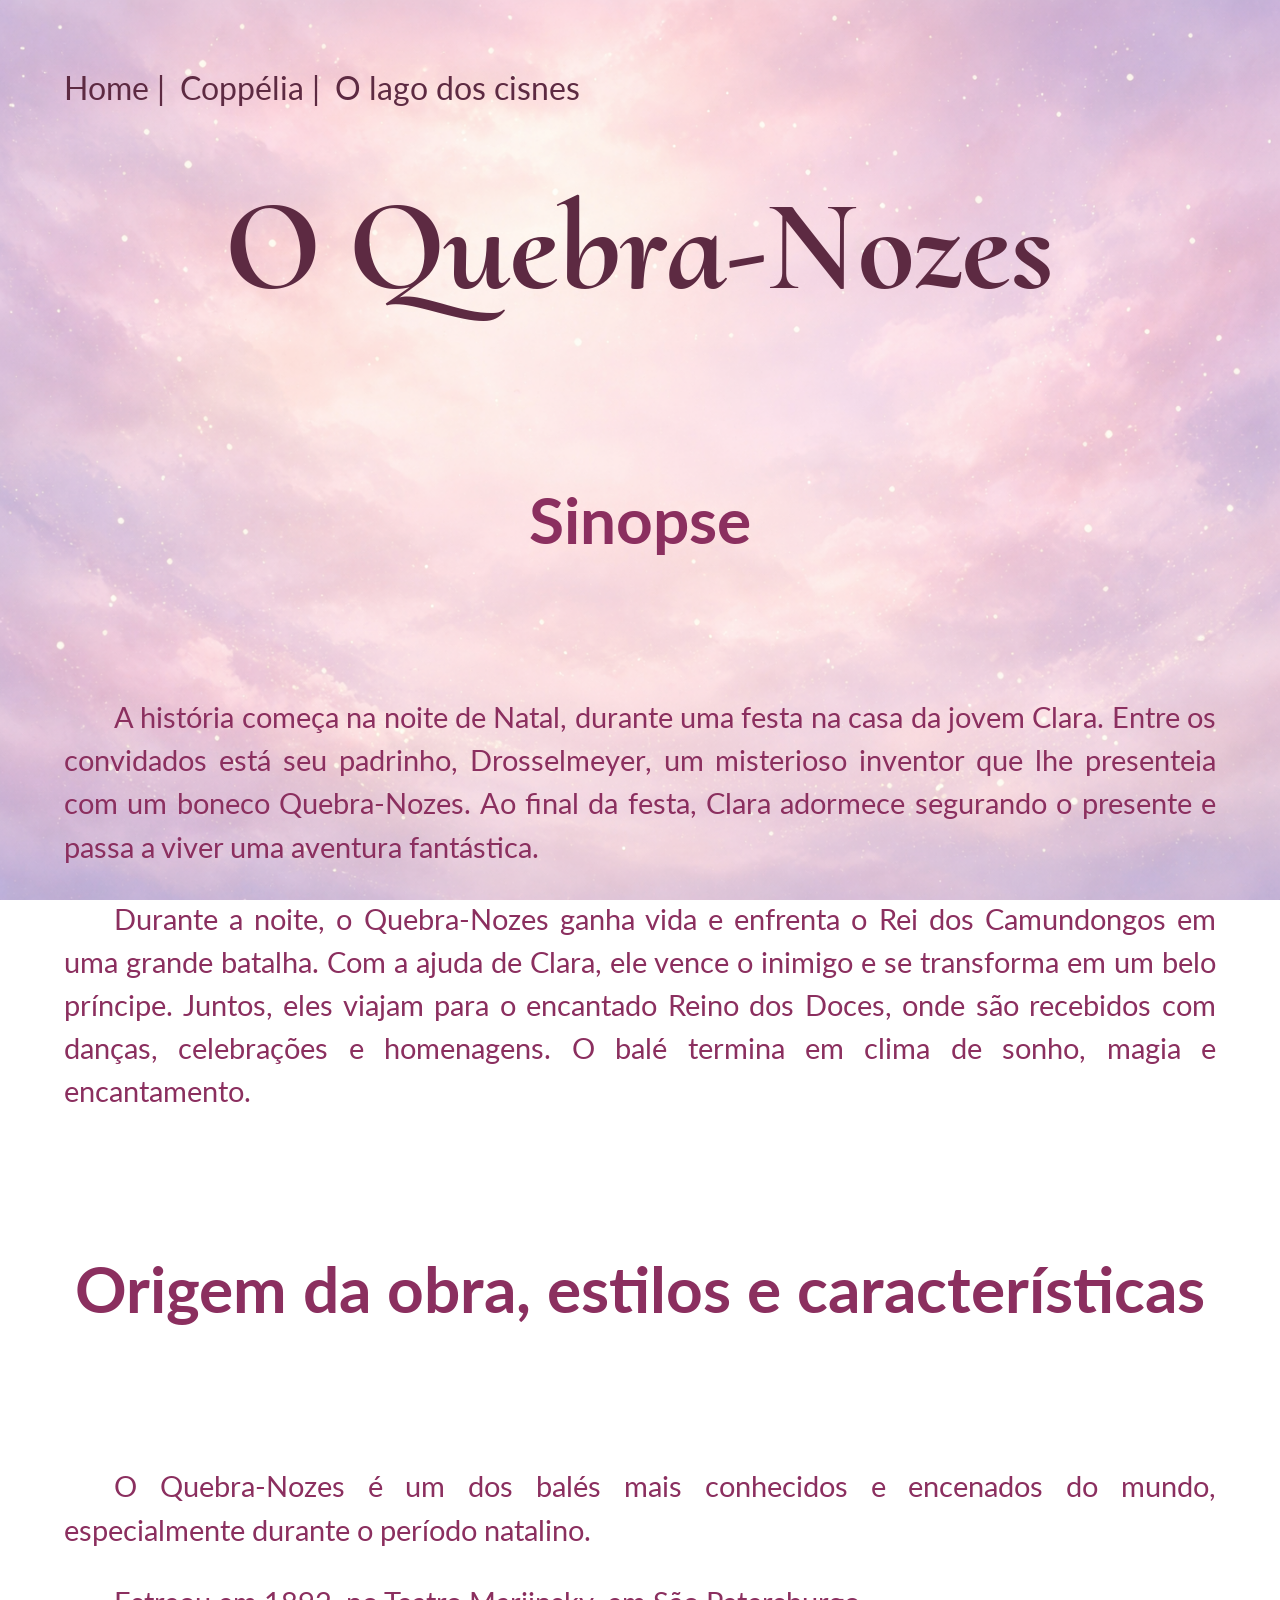
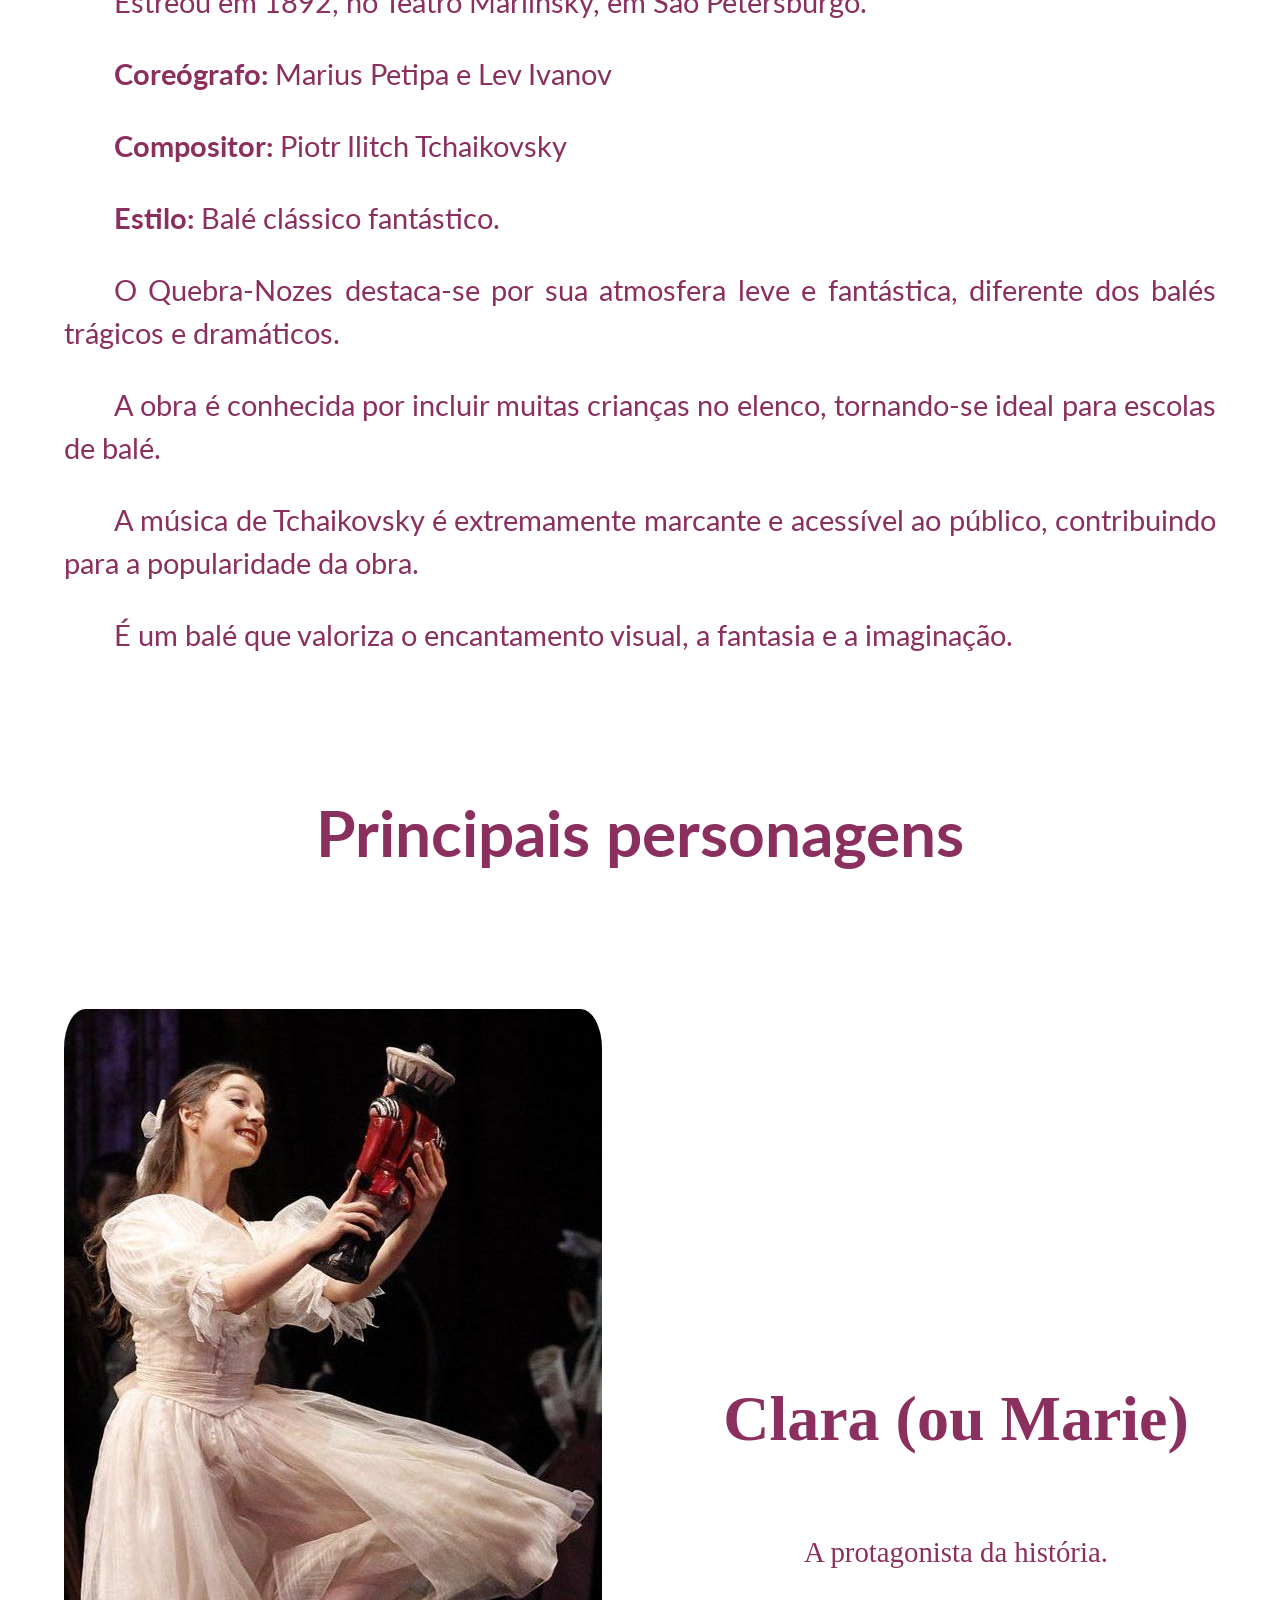
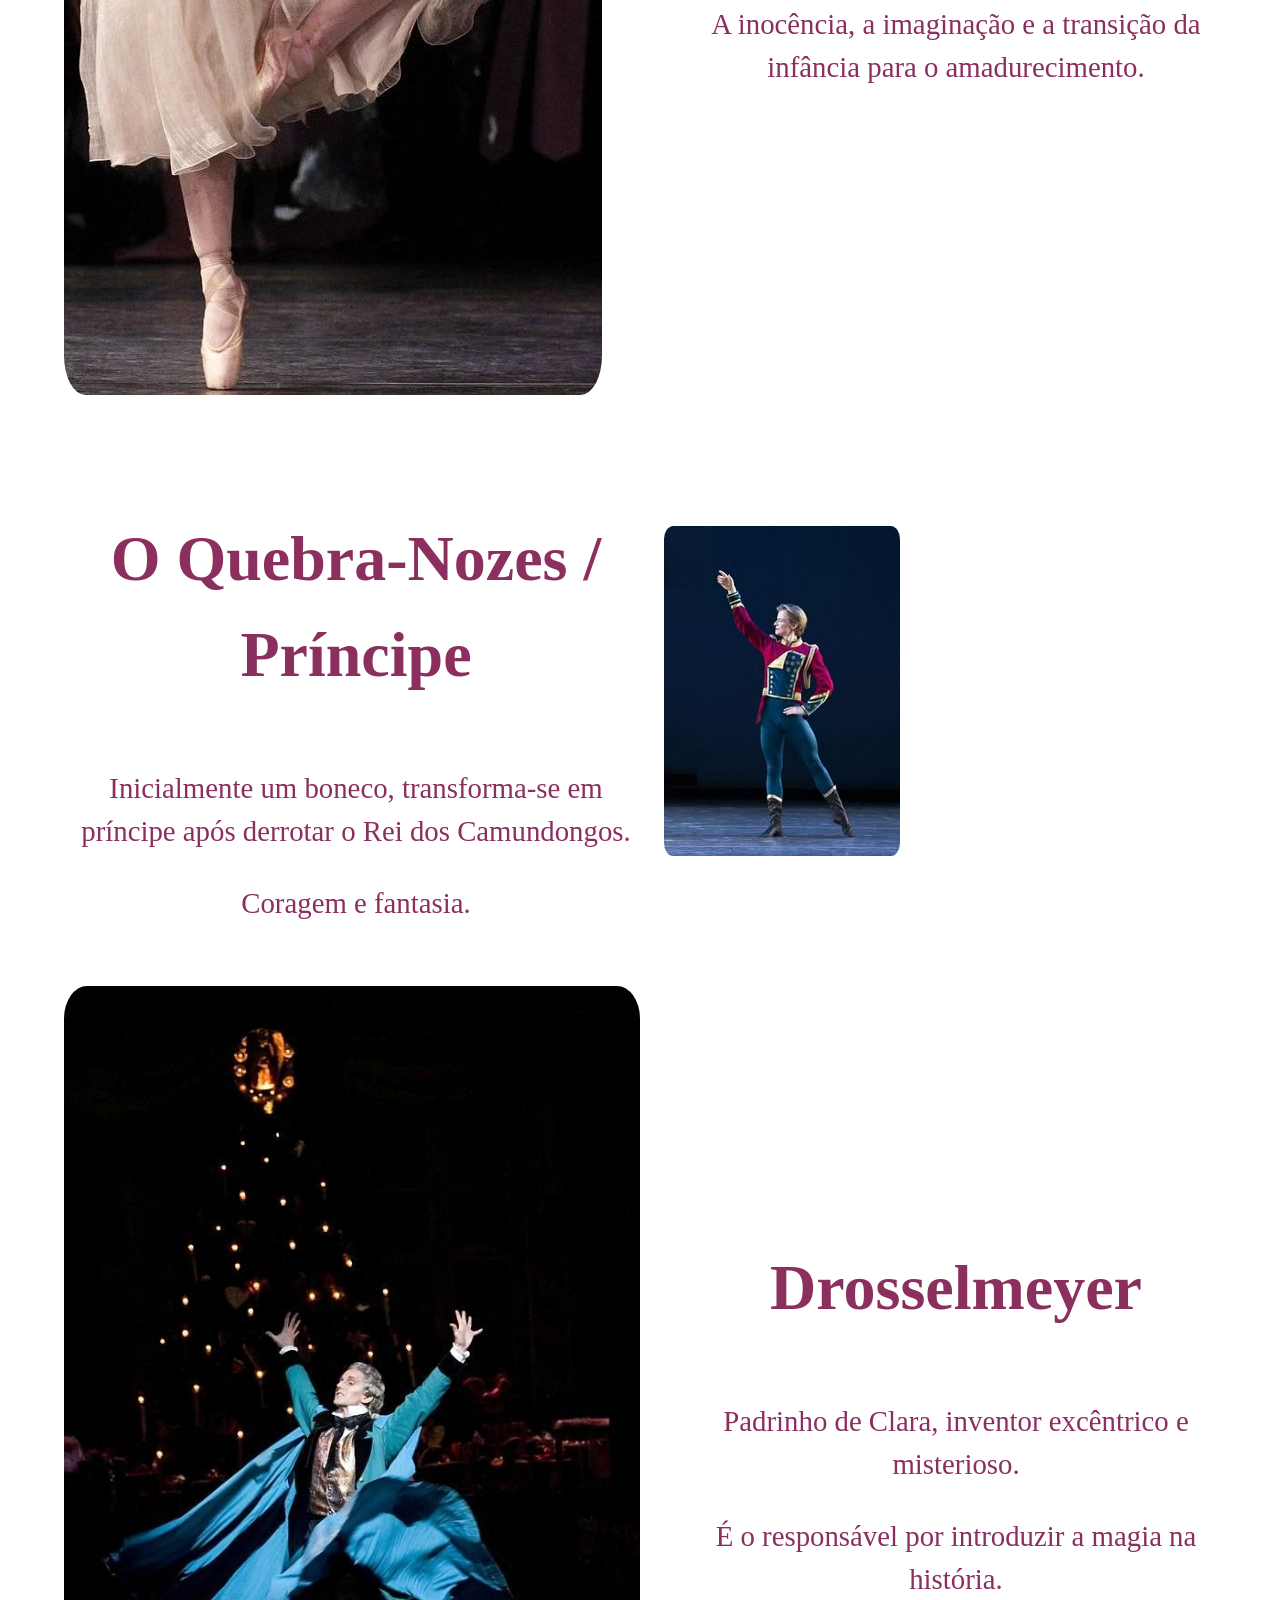
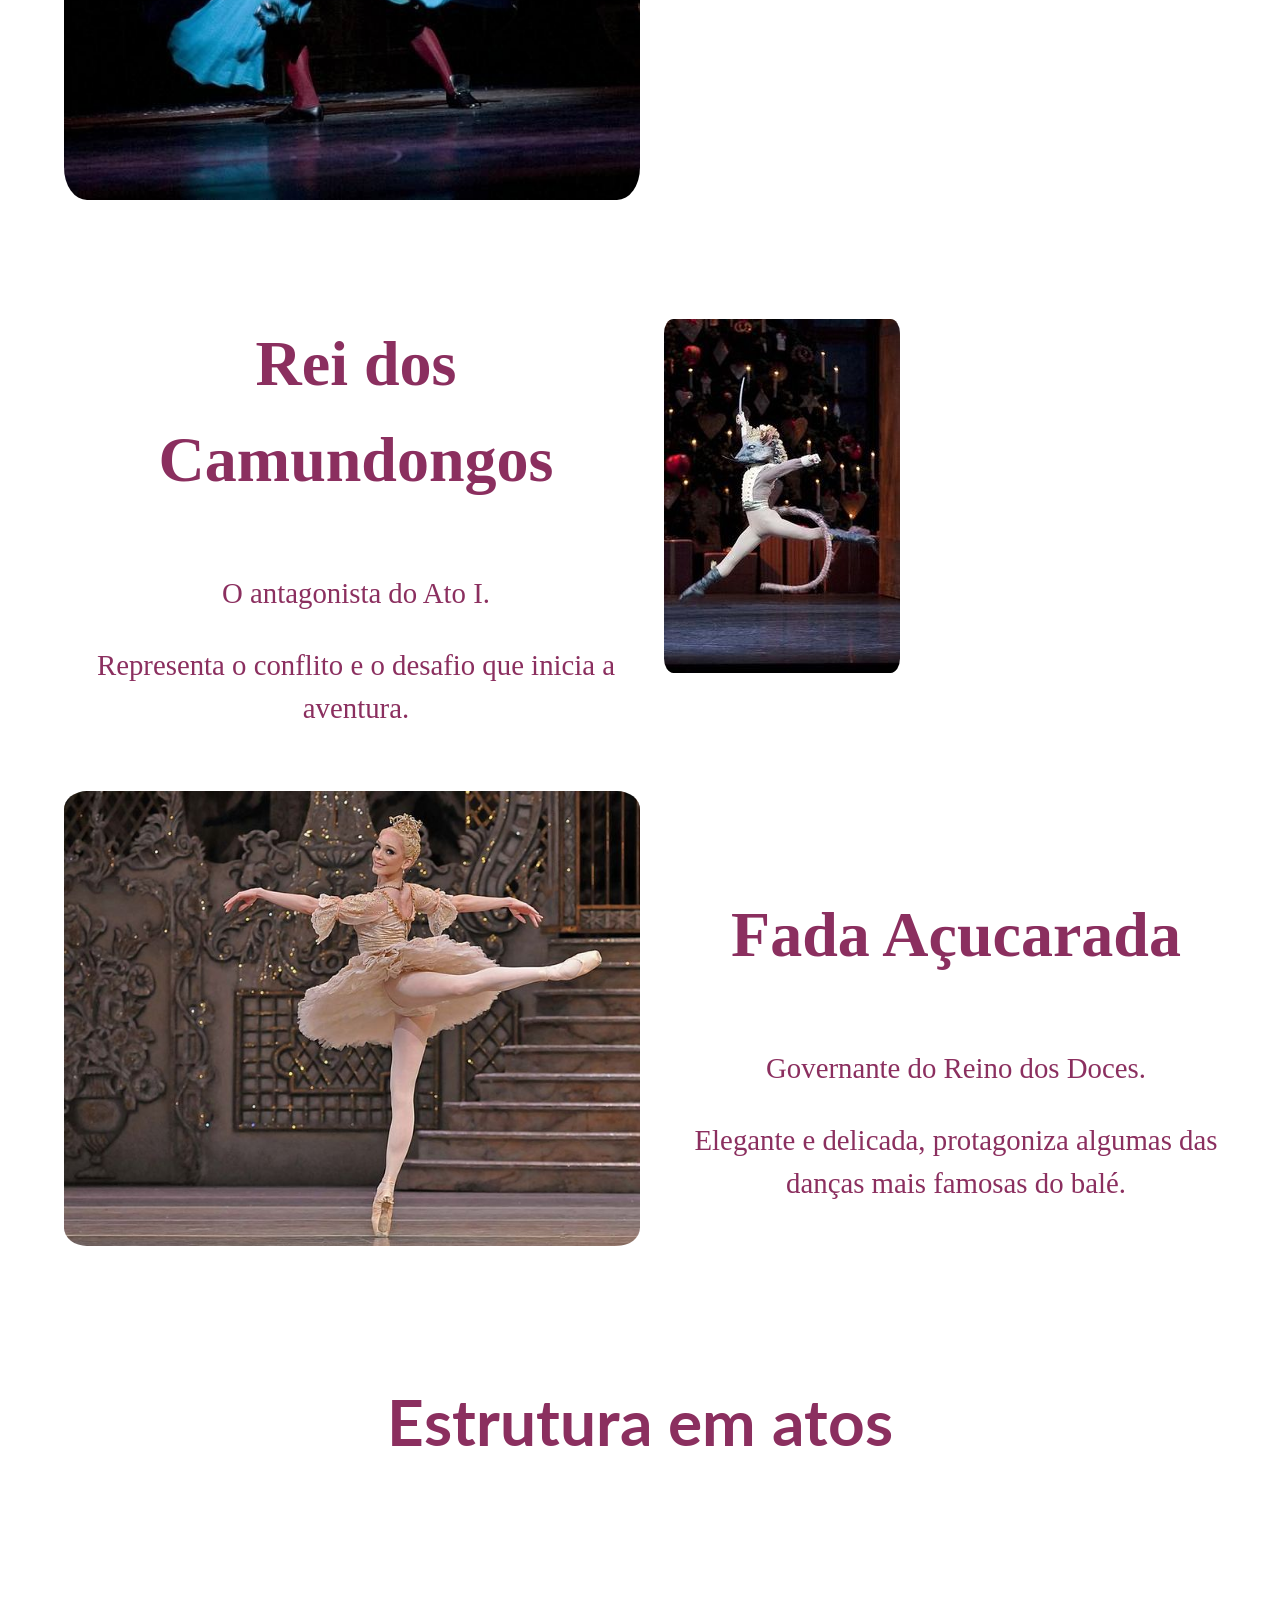
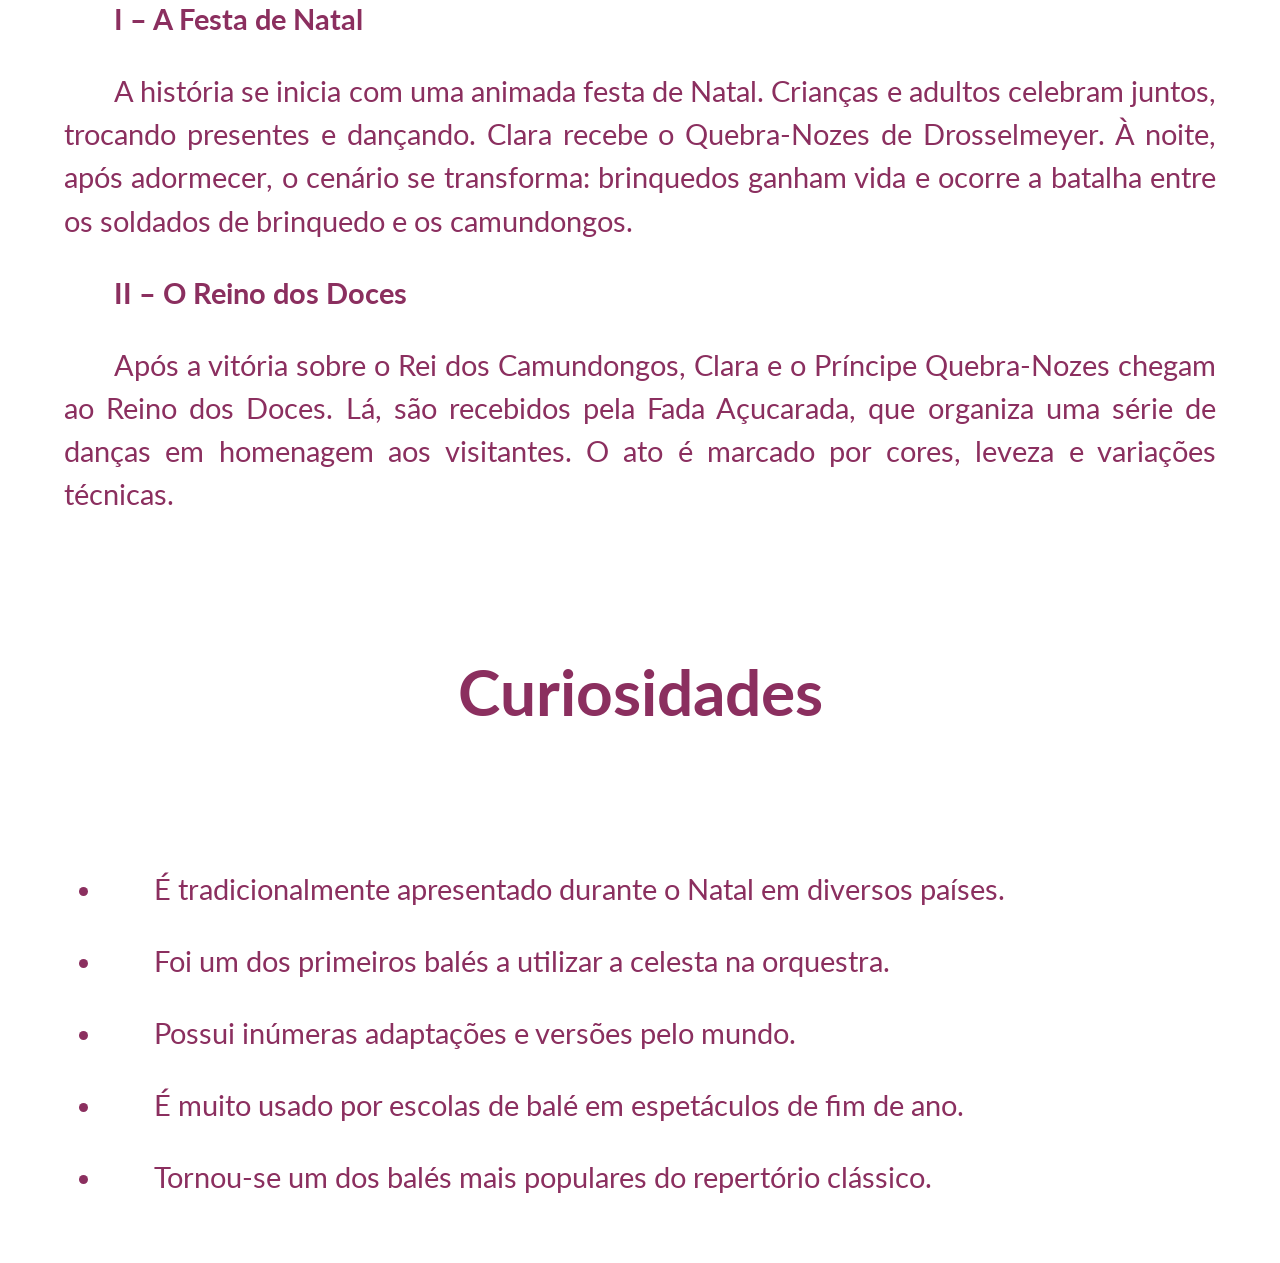
<file: quebraNozes.html>
<!DOCTYPE html>
<html lang="pt-br">
<head>
    <meta charset="UTF-8">
    <meta name="viewport" content="width=device-width, initial-scale=1.0">
    <title>Repertórios</title>
    <link rel="stylesheet" href="styles.css">
</head>
<body>
    <header>
         <nav class="menu">
            <a class="menu" href="index.html">Home |</a>
            <a class="menu" href="coppelia.html">Coppélia |</a>
            <a class="menu" href="lagoDosCisnes.html">O lago dos cisnes</a>
        </nav>
    </header>
    <h1 class="tituloPrincipal">O Quebra-Nozes</h1>

    <section>
        <h2 class="tituloPergunta">Sinopse</h2>
            <div class="tituloPergunta__texto">
                <p>A história começa na noite de Natal, durante uma festa na casa da jovem Clara. Entre os convidados está seu padrinho, Drosselmeyer, um misterioso inventor que lhe presenteia com um boneco Quebra-Nozes. Ao final da festa, Clara adormece segurando o presente e passa a viver uma aventura fantástica.</p>
                <p>Durante a noite, o Quebra-Nozes ganha vida e enfrenta o Rei dos Camundongos em uma grande batalha. Com a ajuda de Clara, ele vence o inimigo e se transforma em um belo príncipe. Juntos, eles viajam para o encantado Reino dos Doces, onde são recebidos com danças, celebrações e homenagens. O balé termina em clima de sonho, magia e encantamento.</p>
            </div>
    </section>

    <section>
        <h3 class="tituloPergunta">Origem da obra, estilos e características</h3>
        <div class="tituloPergunta__texto">
            <p>O Quebra-Nozes é um dos balés mais conhecidos e encenados do mundo, especialmente durante o período natalino.</p>
            <p>Estreou em 1892, no Teatro Mariinsky, em São Petersburgo.</p>
            <p><strong>Coreógrafo: </strong>Marius Petipa e Lev Ivanov</p>
            <p><strong>Compositor: </strong>Piotr Ilitch Tchaikovsky</p>
            <p><strong>Estilo: </strong>Balé clássico fantástico.</p>
            <p>O Quebra-Nozes destaca-se por sua atmosfera leve e fantástica, diferente dos balés trágicos e dramáticos.</p>
            <p>A obra é conhecida por incluir muitas crianças no elenco, tornando-se ideal para escolas de balé.</p>
            <p>A música de Tchaikovsky é extremamente marcante e acessível ao público, contribuindo para a popularidade da obra.</p>
            <p>É um balé que valoriza o encantamento visual, a fantasia e a imaginação.</p>
        </div>
    </section>

    <section>
         <h4 class="tituloPergunta">Principais personagens</h4>
            <div class="personagem">
                <img src="img/12.jpg" class="img-1" alt="Clara (ou Marie)">
                <div class="personagem__texto">
                    <p class="nome-personagem"><strong>Clara (ou Marie)</strong></p>
                    <p>A protagonista da história.</p>
                    <p>A inocência, a imaginação e a transição da infância para o amadurecimento.</p>
                </div>
            </div>
            <div class="personagem">
                <div class="personagem__texto">
                    <p class="nome-personagem"><strong>O Quebra-Nozes / Príncipe</strong></p>
                    <p>Inicialmente um boneco, transforma-se em príncipe após derrotar o Rei dos Camundongos.</p> 
                    <p>Coragem e fantasia.</p>
                </div>
                <img src="img/13.jpg" class="img-1" alt="príncipe">
            </div>
            <div class="personagem">
                <img src="img/14.jpg" class="img-1" alt="padrinho">
                <div class="personagem__texto">
                    <p class="nome-personagem"><strong>Drosselmeyer</strong></p>
                    <p>Padrinho de Clara, inventor excêntrico e misterioso.</p>
                    <p>É o responsável por introduzir a magia na história.</p>
                </div>
            </div>
            <div class="personagem">
                <div class="personagem__texto">
                    <p class="nome-personagem"><strong>Rei dos Camundongos</strong></p>
                    <p>O antagonista do Ato I.</p> 
                    <p>Representa o conflito e o desafio que inicia a aventura.</p>
                </div>
                <img src="img/15.jpg" class="img-1" alt="rei">
            </div>
            <div class="personagem">
                <img src="img/16.jpg" class="img-1" alt="fada">
                <div class="personagem__texto">
                    <p class="nome-personagem"><strong>Fada Açucarada</strong></p>
                    <p>Governante do Reino dos Doces.</p>
                    <p>Elegante e delicada, protagoniza algumas das danças mais famosas do balé.</p>
                </div>
            </div>
    </section>

    <section>
        <h5 class="tituloPergunta">Estrutura em atos</h5>
                <div class="tituloPergunta__texto">    
                <p><strong>I – A Festa de Natal</strong></p>
                <p>A história se inicia com uma animada festa de Natal. Crianças e adultos celebram juntos, trocando presentes e dançando. Clara recebe o Quebra-Nozes de Drosselmeyer. À noite, após adormecer, o cenário se transforma: brinquedos ganham vida e ocorre a batalha entre os soldados de brinquedo e os camundongos.</p>
                <p><strong>II – O Reino dos Doces</strong></p>
                <p>Após a vitória sobre o Rei dos Camundongos, Clara e o Príncipe Quebra-Nozes chegam ao Reino dos Doces. Lá, são recebidos pela Fada Açucarada, que organiza uma série de danças em homenagem aos visitantes. O ato é marcado por cores, leveza e variações técnicas.</p>
    </section>

    <section>
        <h6 class="tituloPergunta">Curiosidades</h6>
            <div class="tituloPergunta__texto">
                <ul>
                    <p><li>É tradicionalmente apresentado durante o Natal em diversos países.</li></p>
                    <p><li>Foi um dos primeiros balés a utilizar a celesta na orquestra.</li></p>
                    <p><li>Possui inúmeras adaptações e versões pelo mundo.</li></p>
                    <p><li>É muito usado por escolas de balé em espetáculos de fim de ano.</li></p>
                    <p><li>Tornou-se um dos balés mais populares do repertório clássico.</li></p>
                </ul>
            </div>
    </section>
</body>
</html>
</file>
<file: styles.css>
@import url('https://fonts.googleapis.com/css2?family=Cormorant+Upright:wght@300;400;500;600;700&family=Lato:wght@100;300;400;700;900&family=Playfair+Display:wght@400;500;600;700;800;900&display=swap');

:root{
    --cor-background: #FFF8FA;
    --cor-titulo-principal: #5d2a42;
    --cor-subtitulo: #8b2f5f;
    --cor-botao: #D9C6E8;

    --fonte-principal: "Playfair Display", serif; 
    --fonte-secundaria: "Lato", sans-serif; 
    --fonte-titulo: "Cormorant Upright", serif;
}

/* CONFIGURAÇÕES GERAIS */
body{
    background-image: url("img/bsckground.png");
    background-repeat: no-repeat;
    background-attachment: fixed;
    background-size: 100% 100%;
    /* background-color: rgba(0, 0, 0, 50); */
    /* background-color: var(--cor-background); */
    text-align: center;
    box-sizing: border-box;
    margin: 5% 5%;
    padding: 0;
    line-height: 1.5;
}

.menu{
    color: var(--cor-titulo-principal);
    font-family: var(--fonte-secundaria);
    font-size: 2rem;
    text-decoration: none;
    display: flex;
    row-gap: normal;
    border-radius: 12px;
    gap: 15px;
    
}

/* TÍTULO PRINCIPAL */
.tituloPrincipal{
    color: var(--cor-titulo-principal);
    font-family: var(--fonte-titulo);
    font-size: 8rem;
    margin-top: 40px;
   
}

/* SUBTÍTULO */
.tituloPergunta{ 
    color: var(--cor-subtitulo);
    font-family: var(--fonte-secundaria);
    font-size: 4rem;
    margin-top: 30px;
    margin: 2em 0 2em 0;
   
}

/* TEXTO */
.tituloPergunta__texto{ 
    color: var(--cor-subtitulo);
    font-family: var(--fonte-secundaria);
    font-size: 1.8rem;
    margin: 30px auto;
    max-width: 5000px;
    text-align: justify;
    line-height: 1.5;
    text-indent: 50px;
}

.tituloPergunta__texto p{
    text-align: justify;
    }

/*lista marcador*/
.ul{
    list-style-type: disc;
    color: var(--cor-subtitulo);
}

/* CONTAINER DOS BOTÕES */
.tituloPergunta__texto__botao {
    display: flex;
    flex-direction: column;
    gap: 20px;
    width: 50%;
    margin: 40px auto;
}

/* BOTÕES */
.tituloPergunta__texto__botao a {
    background-color: var(--cor-botao);
    color: var(--cor-titulo-principal);
    font-family: var(--fonte-principal);
    font-size: 2.5rem;
    text-decoration: none;
    padding: 15px;
    border-radius: 12px;
    transition: 0.3s ease-in-out;
}

/* HOVER DOS BOTÕES */
.tituloPergunta__texto__botao a:hover {
    background-color: var(--cor-titulo-principal);
    color: var(--cor-background);
    box-shadow: 0 0 30px rgba(93, 42, 66, 0.4);
}

/*PERSONAGENS */
.personagem{
    display:grid;
    grid-template-columns: 50% 50%;
    gap: 24px;
    align-items: center;
    margin-bottom: 24px;
    color: var(--cor-subtitulo);
    
}

/*textos ao lado das imagens*/
.personagem__texto{
    margin: 28px 0 8px 8px;
    line-height: 1.5;
    font-size: 1.8rem;
    align-items: center;
    
   
}

.nome-personagem{
    font-size: 4rem;
}

/*imagens*/
.img-1{ 
    max-width: 100%;
    height: auto;
    display: flex;
    flex-basis: 10%;
    border-radius: 4%;
}


/* RODAPÉ */
.rodape{
    background-color: var(--cor-titulo-principal);
    color: var(--cor-background);
    font-family: var(--fonte-secundaria);
    padding: 20px;
    margin-top: 248px;
}

/* Versão para telas menores
@media {
    .tituloPergunta__texto{
        text-align: justify;
        display: flex;
        justify-content: center;
        flex-direction: column;
        margin-bottom: 8px 0;
        
    }
} */
</file>
